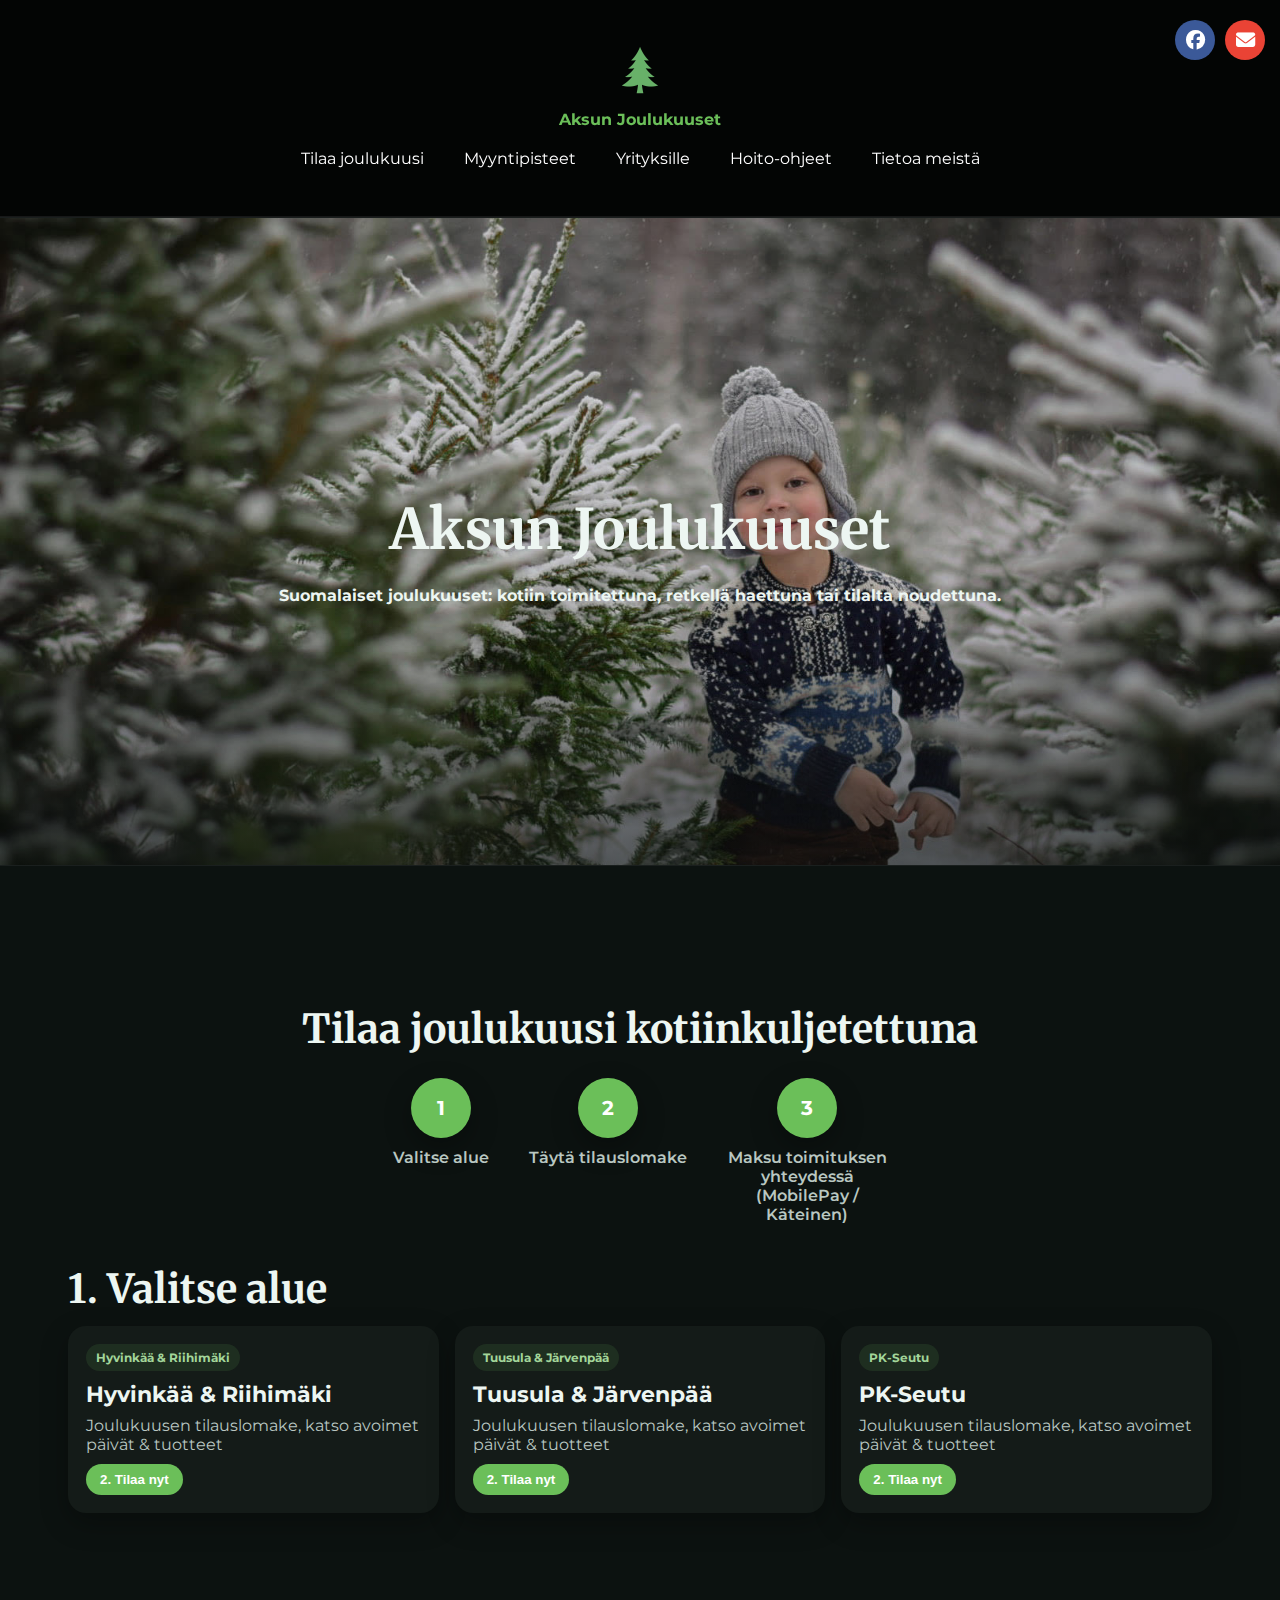
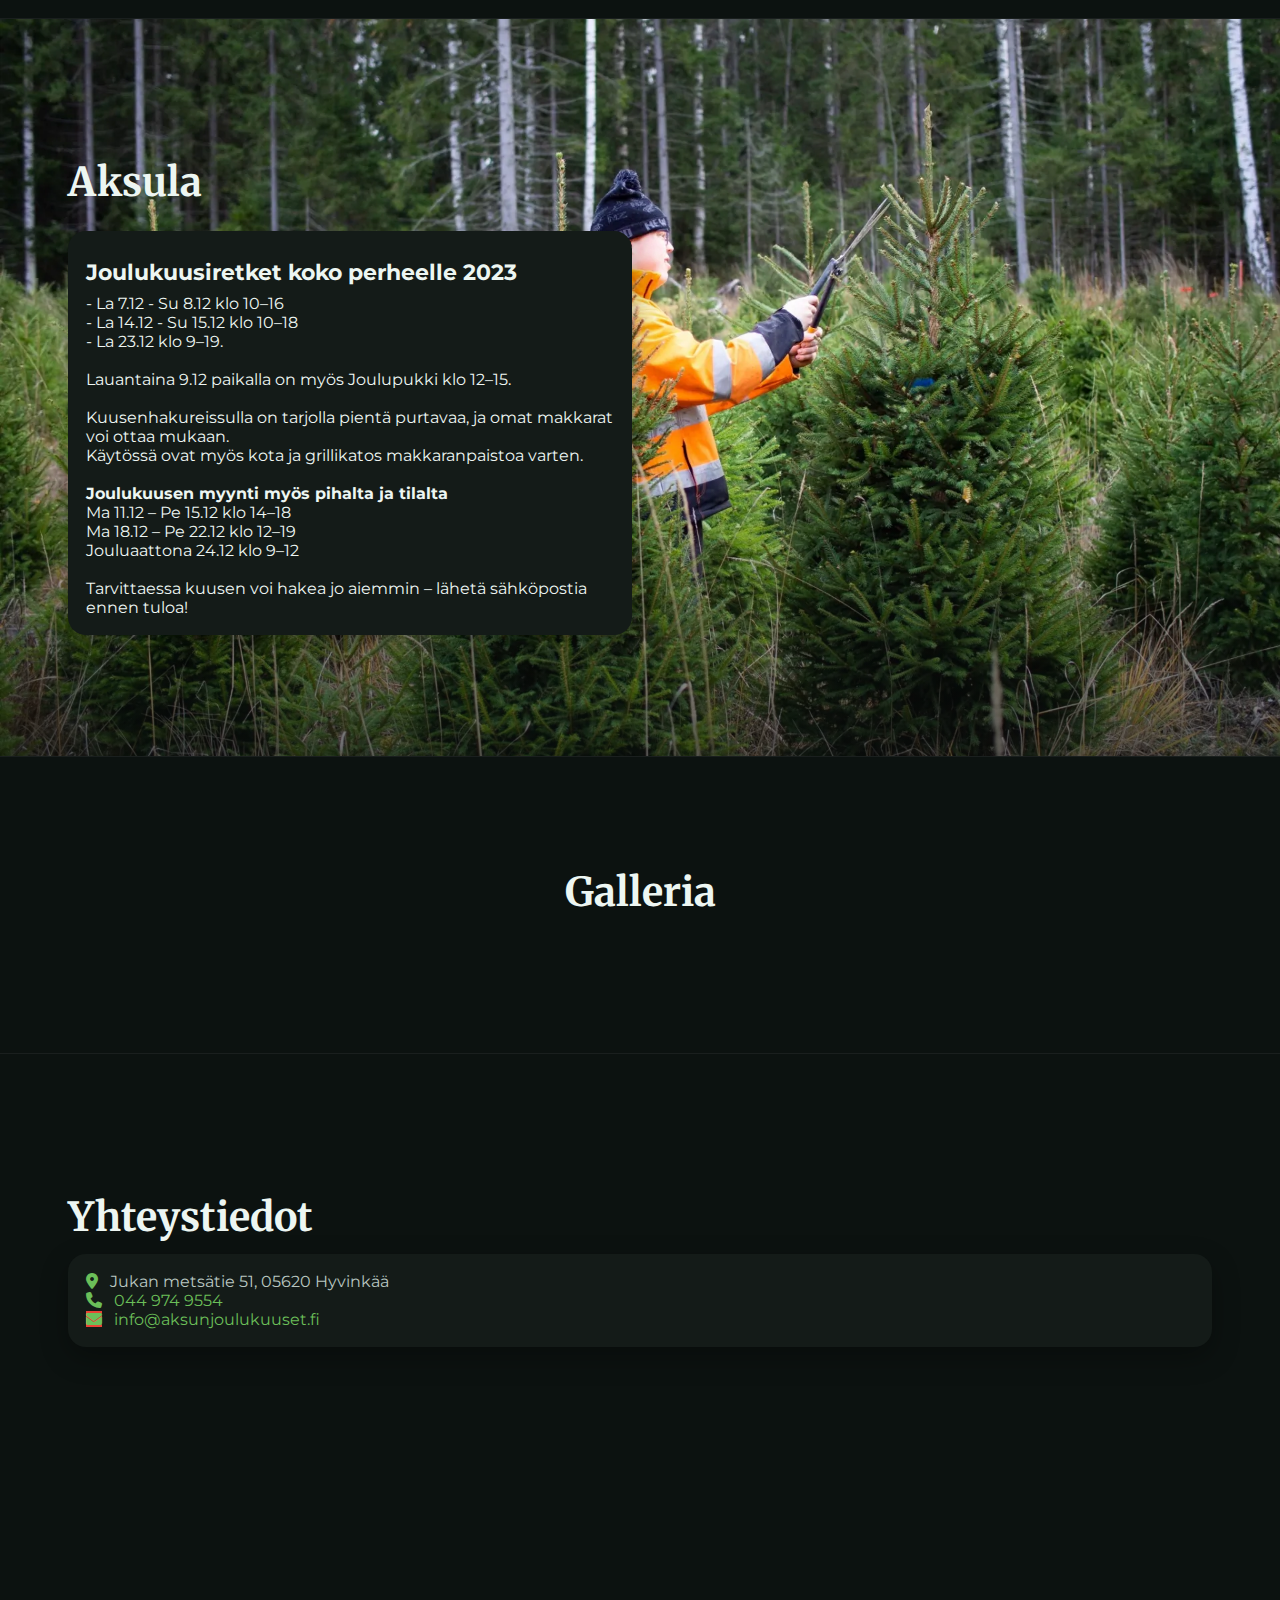
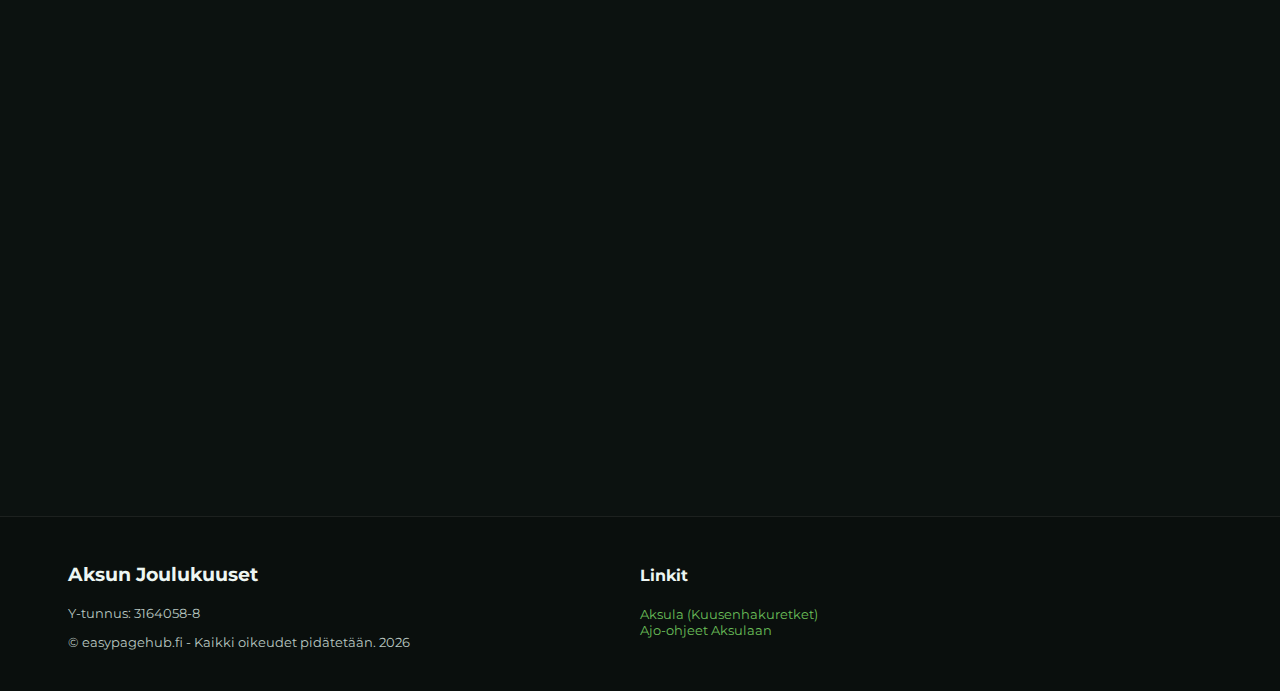
<file: aksu/aksunkuuset-alkuperänekopsu.html>
<!doctype html>
<html lang="fi">
<head>
  <meta charset="utf-8" />
  <meta name="viewport" content="width=device-width, initial-scale=1" />
  <title>Aksun Joulukuuset</title>
  <meta name="description" content="Suomessa itse kasvatettuja joulukuusia toimitettuna" />
  <link href="https://fonts.googleapis.com/css2?family=Montserrat:wght@400;600;700&family=Merriweather:wght@300;700&display=swap" rel="stylesheet">
  <link rel="stylesheet" href="https://cdnjs.cloudflare.com/ajax/libs/font-awesome/6.4.0/css/all.min.css">
  <link rel="icon" type="image/png" href="logo.png">
  <style>
    :root{
      --bg:#0c1210;
      --surface:#141b18;
      --surface-2:#1a2520;
      --text:#edf6f2;
      --muted:#b9c7c1;
      --accent:#6bbf59;
      --accent-2:#a3d69a;
      --radius:18px;
      --shadow:0 10px 28px rgba(0,0,0,.3);
      --maxw:1200px;
    }
    *{box-sizing:border-box}
    body{margin:0;font-family:Montserrat,sans-serif;background:var(--bg);color:var(--text)}
    img{max-width:100%;display:block}
    a{color:var(--accent);text-decoration:none}
    a:hover{text-decoration:underline}
    .wrapper {
      max-width: var(--maxw);
      margin: auto;
      padding: clamp(16px,3vw,28px);
      /*background-image: url("1.webp");*/
      background-size: cover;     /* kuva peittää koko taustan */
      background-position: center; /* keskitys */
    }

/* HEADER */
header {
  position:sticky;
  top:0;
  z-index: 1200; /* nostettu yli social-bannerin */
  background:rgba(0, 0, 0, 0.7);
  backdrop-filter:blur(1px);
  border-bottom:1px solid rgba(255,255,255,.08);
  text-align:center;  /* keskitys */
  padding:10px 0;
}
.nav-bar{
  display:flex;
  flex-direction:column;   /* logo ja nav eri riveille */
  align-items:center;
  gap:10px;
}
.logo-area{
  display:flex;
  flex-direction:column;
  align-items:center;
  font-weight:700;
  gap:8px;
}
.logo-img {
  width: 64px;
  height: auto;
  border-radius: 10%; /* jos haluat pyöreän logon */
}
.nav-links{
  display:flex;
  gap:12px;
  flex-wrap:wrap;
  justify-content:center;
}
.nav-links a{padding:10px 14px;border-radius:999px; color: #fff;}
.nav-links a:hover{background:rgba(255,255,255,.06);color: var(--accent-2); /* Halutessasi eri väri hoverissa */}

.menu-toggle {
  display: none;
  position: absolute;
  top: 16px;
  left:16px; /* siirretty vasempaan kulmaan */
  padding: 8px;
  border: 1px solid rgba(255,255,255,.15);
  border-radius: 12px;
  background: transparent;
  z-index: 1300; /* nappi varmasti ikonien päällä */
}
.menu-toggle span{display:block;width:24px;height:2px;background:var(--text);margin:5px 0}

@media (max-width:900px){
  .nav-links{display:none}
  .menu-toggle{display:block}
  .nav-links.open{
    display:flex;
    flex-direction:column;
    gap:6px;
    background:var(--surface);
    padding:14px;
    border-radius:16px;
    position:absolute;
    top:70px;left:16px;right:16px;
  }
}

/* HERO */
.intro {
  position: relative;
  min-height: 72vh;
  display: grid;
  place-items: center;
  text-align: center;
  overflow: hidden;
}

.intro::before {
  content: "";
  position: absolute;
  inset: 0;
  background: url("tausta.png") center/cover no-repeat;
  filter: brightness(0.9);   /* himmennys, säädä arvoa esim. 0.4–0.7 */
  z-index: -2;
}

.intro::after {
  content: "";
  position: absolute;
  inset: 0;
  background: linear-gradient(to top, rgba(12,18,16,.6), transparent 40%);
  z-index: -1;
}

.intro h1 {
  font-family: Merriweather, serif;
  font-size: clamp(32px, 5vw, 56px);
  margin-bottom: 12px;
}

.intro p {
  max-width: 800px;
  margin: 0 auto 24px;
  color: var(--muted);
}

/* PALVELUT - taustakuva */
#yritys {
  position: relative;
  overflow: hidden;
}

#yritys::before {
  content: "";
  position: absolute;
  inset: 0;
  background: #b9c7c1 center/cover no-repeat;
  filter: brightness(0.5); /* himmennys kuten herossa */
  z-index: -2;
}

#yritys::after {
  content: "";
  position: absolute;
  inset: 0;
  background: linear-gradient(to top, rgba(12,18,16,.6), transparent 40%);
  z-index: -1;
}

#yritys .wrapper {
  position: relative;
  z-index: 1; /* sisältö pysyy taustan päällä */
}

/* Yritys - taustakuva */
#yritys {
  position: relative;
  overflow: hidden;
}

#yritys::before {
  content: "";
  position: absolute;
  inset: 0;
  background: url("2.webp") center/cover no-repeat;
  filter: brightness(1); /* himmennys kuten herossa */
  z-index: -2;
}

#yritys::after {
  content: "";
  position: absolute;
  inset: 0;
  background: linear-gradient(to top, rgba(12,18,16,.6), transparent 40%);
  z-index: -1;
}

#yritys .wrapper {
  position: relative;
  z-index: 1; /* sisältö pysyy taustan päällä */
}

#yhteys i {
  color: var(--accent);
  margin-right: 8px;
}


    /* SECTIONS */
    section{padding:clamp(36px,6vw,80px) 0;border-top:1px solid rgba(255,255,255,.06)}
    h2{font-family:Merriweather,serif;font-size:clamp(26px,3.4vw,40px);margin-bottom:12px}
    .lead{color:var(--muted);margin-bottom:24px;max-width:900px}

    /* GRID */
    .grid{display:grid;gap:16px}
    .grid.cols-3{grid-template-columns:repeat(3,1fr)}
    .grid.cols-2{grid-template-columns:repeat(2,1fr)}
    @media (max-width:900px){.grid.cols-3,.grid.cols-2{grid-template-columns:1fr}}

    .box{background:var(--surface);border-radius:var(--radius);padding:18px;box-shadow:var(--shadow)}
    .tag{display:inline-block;padding:6px 10px;border-radius:999px;background:rgba(107,191,89,.12);color:var(--accent-2);font-size:12px;font-weight:700}
    .box h3{margin:10px 0 8px;font-size:22px}
    .box p{color:var(--muted);margin:0}

    /* FOOTER */
    footer{background:#0a0f0d;border-top:1px solid rgba(255,255,255,.08)}
    .foot{display:grid;grid-template-columns:2fr 1fr 1fr;gap:20px}
    @media(max-width:900px){.foot{grid-template-columns:1fr}}
    .small{font-size:13px;color:var(--muted)}

    /* some ikonit */
    .social-banner {
        position: fixed;
        top: 20px;
        right: 15px;
        display: flex;
        flex-wrap: wrap;
        gap: 10px;
        z-index: 1000;
      }
      .social-banner a {
        text-decoration: none;
        display: inline-block;
        width: 40px;
        height: 40px;
        border-radius: 50%;
        line-height: 40px;
        font-size: 1.2em;
        text-align: center;
        color: white;
      }
      .fa-facebook { background: #3B5998; }
      .fa-whatsapp { background: #25D366; }
      .fa-envelope { background: #EA4335; }
      .fab:hover, .fas:hover { opacity: 0.7; }

    /* Tilauslomakkeet */
    .order-form {
      display: none;
      margin-top: 12px;
      padding: 12px;
      background: var(--surface-2);
      border-radius: var(--radius);
    }
    .toggle-form {
      margin-top: 10px;
      padding: 8px 14px;
      border: none;
      background: var(--accent);
      color: #fff;
      border-radius: 999px;
      cursor: pointer;
      font-weight: 600;
    }
    .toggle-form:hover {
      background: var(--accent-2);
    }
.main-title {
  text-align: center;
  margin-bottom: 24px;
}

.steps {
  display: flex;
  justify-content: center;
  gap: 40px;
  margin-bottom: 40px;
  flex-wrap: wrap;
}

.step {
  text-align: center;
  max-width: 160px;
}

.circle {
  width: 60px;
  height: 60px;
  border-radius: 50%;
  background: var(--accent);
  color: #fff;
  display: flex;
  align-items: center;
  justify-content: center;
  font-weight: 700;
  font-size: 20px;
  margin: 0 auto 10px;
  box-shadow: var(--shadow);
}
.step p {
  margin: 0;
  color: var(--muted);
  font-weight: 600;
}
.video-container {
  position: relative;
  padding-bottom: 56.25%; /* 16:9 kuvasuhde */
  height: 0;
  overflow: hidden;
}

.video-container iframe {
  position: absolute;
  top:0;
  left:0;
  width:100%;
  height:100%;
}
.carousel {
  position: relative;
  width: 100%;
  max-width: 800px;
  margin: auto;
  overflow: hidden;
  border-radius: var(--radius);
  box-shadow: var(--shadow);
}
.carousel img {
  width: 100%;
  height: auto;
  display: block;
  transition: opacity 1s ease-in-out;
}
    /* KARUSELLI */
    #cards-container {
      position: relative;
      width: 100%;
      max-width: 900px;
      margin: 30px auto;
      overflow: hidden;
      border-radius: 20px;
    }
    #cards-wrapper {
      display: flex;
      gap: 20px;
      transition: transform 0.5s ease;
      cursor: grab;
    }
    #cards-wrapper:active { cursor: grabbing; }

    .slide-wrapper {
      display: flex;
      flex-direction: column;
      align-items: center;
      text-align: center;
    }

    .slide-wrapper .card-name {
      margin-top: 10px;
      font-size: 1em;
      color: white;
      font-weight: bold;
    }

    .slide-wrapper img {
      width: 300px;
      height: auto;
      border-radius: 20px;
      object-fit: contain;
      margin: 0 30px;
      cursor: pointer;
      transition: transform 0.3s;
    }
    .slide-wrapper img:hover {
      transform: scale(1.05);
    }

    /* NUOLINAPIT */
    .carousel-btn {
      position: absolute;
      top: 50%;
      transform: translateY(-50%);
      background: rgba(0,0,0,0.5);
      border: none;
      color: white;
      font-size: 2rem;
      padding: 10px;
      cursor: pointer;
      border-radius: 50%;
      z-index: 10;
    }
    .carousel-btn:hover { background: rgba(0,0,0,0.7); }
    #prevBtn { left: 10px; }
    #nextBtn { right: 10px; }

  </style>
</head>
<body>
<!-- HEADER -->
<header>
    <div class="social-banner">
      <a href="https://www.facebook.com/Aksunjoulukuuset" target="_blank" class="fab fa-facebook"></a>
      <a href="mailto:info@aksunjoulukuuset.fi" target="_blank" class="fas fa-envelope"></a>
    </div>
  <div class="wrapper nav-bar">
    <div class="logo-area">
      <img src="logo.png" alt="Aksun Joulukuuset logo" class="logo-img">
      <a href="#">Aksun Joulukuuset</a>
    </div>
    <nav class="nav-links">
      <a href="aksunkuuset.html">Tilaa joulukuusi</a>
      <a href="myyntipisteet.html">Myyntipisteet</a>
      <a href="yrityksille.html">Yrityksille</a>
      <a href="hoito-ohjeet.html">Hoito-ohjeet</a>
      <a href="yrityksesta.html">Tietoa meistä</a>
    </nav>
  <button class="menu-toggle" aria-label="Valikko">
    <span></span>
    <span></span>
    <span></span>
  </button>
  </div>
</header>

<!-- HERO -->
<section class="intro" id="etusivu">
  <div class="wrapper">
    <h1>Aksun Joulukuuset</h1>
    <h4>Suomalaiset joulukuuset: kotiin toimitettuna, retkellä haettuna tai tilalta noudettuna.</h4>
  </div>
</section>

<!-- PALVELUT -->
<section id="palvelut">
  <div class="wrapper">

    <!-- UUSI OTSIKKO JA VAIHEET -->
    <h2 class="main-title">Tilaa joulukuusi kotiinkuljetettuna</h2>
    <p id="promo-text" style="color: #6bbf59; font-weight: 600; margin-bottom: 20px; text-align: center;"></p>
    <div class="steps">
      <div class="step">
        <div class="circle">1</div>
        <p>Valitse alue</p>
      </div>
      <div class="step">
        <div class="circle">2</div>
        <p>Täytä tilauslomake</p>
      </div>
      <div class="step">
        <div class="circle">3</div>
        <p>Maksu toimituksen yhteydessä (MobilePay / Käteinen)</p>
      </div>
    </div>

    <h2>1. Valitse alue</h2>
    <div class="grid cols-3">
      <!---->
      <!-- Hyvinkää -->
      <div class="box">
        <span class="tag">Hyvinkää & Riihimäki</span>
        <h3>Hyvinkää & Riihimäki</h3>
        <p>Joulukuusen tilauslomake, katso avoimet päivät & tuotteet</p>
        <button class="toggle-form" data-target="form1">2. Tilaa nyt</button>
        <form id="form1" class="order-form">
          <label>Nimi:<br><input type="text" name="name" required></label><br>
          <label>Toimitusosoite:<br><input type="text" name="address" required></label><br>
          <label>Puhelinnumero:<br><input type="tel" name="phone" required></label><br>
          <label>Sähköposti:<br><input type="email" name="email" required></label><br>
          <label>Kuusen koko:<br>
            <select name="size" id="sizeSelect1" required></select>
          </label><br>
          <label>Toimituspäivä:<br>
            <select name="deliveryDate" id="dateSelect1" required></select>
          </label><br>
          <button type="submit">Lähetä</button>
        </form>
      </div>

      <!-- Tuusula -->
      <div class="box">
        <span class="tag">Tuusula & Järvenpää</span>
        <h3>Tuusula & Järvenpää</h3>
        <p>Joulukuusen tilauslomake, katso avoimet päivät & tuotteet</p>
        <button class="toggle-form" data-target="form2">2. Tilaa nyt</button>
        <form id="form2" class="order-form">
          <label>Nimi:<br><input type="text" name="name" required></label><br>
          <label>Toimitusosoite:<br><input type="text" name="address" required></label><br>
          <label>Puhelinnumero:<br><input type="tel" name="phone" required></label><br>
          <label>Sähköposti:<br><input type="email" name="email" required></label><br>
          <label>Kuusen koko:<br>
            <select name="size" id="sizeSelect1" required></select>
          </label><br>
          <label>Toimituspäivä:<br>
            <select name="deliveryDate" id="dateSelect1" required></select>
          </label><br>
          <button type="submit">Lähetä</button>
        </form>
      </div>

      <!-- PK-Seutu -->
      <div class="box">
        <span class="tag">PK-Seutu</span>
        <h3>PK-Seutu</h3>
        <p>Joulukuusen tilauslomake, katso avoimet päivät & tuotteet</p>
        <button class="toggle-form" data-target="form3">2. Tilaa nyt</button>
        <form id="form3" class="order-form">
          <label>Nimi:<br><input type="text" name="name" required></label><br>
          <label>Toimitusosoite:<br><input type="text" name="address" required></label><br>
          <label>Puhelinnumero:<br><input type="tel" name="phone" required></label><br>
          <label>Sähköposti:<br><input type="email" name="email" required></label><br>
          <label>Kuusen koko:<br>
            <select name="size" id="sizeSelect1" required></select>
          </label><br>
          <label>Toimituspäivä:<br>
            <select name="deliveryDate" id="dateSelect1" required></select>
          </label><br>
          <button type="submit">Lähetä</button>
      </div>

    </div>
  </div>
</section>

  <!-- YRITYS -->
  <section id="yritys">
    <div class="wrapper grid cols-2">
      <div>
        <h2>Aksula</h2>
        <p class="lead">
          <div class="box">
            <h3>Joulukuusiretket koko perheelle 2023</h3>
            - La 7.12 - Su 8.12 klo 10–16<br> 
            - La 14.12 - Su 15.12 klo 10–18 <br>
            - La 23.12 klo 9–19.<br><br>

            Lauantaina 9.12 paikalla on myös Joulupukki klo 12–15.<br><br>

            Kuusenhakureissulla on tarjolla pientä purtavaa, ja omat makkarat voi ottaa mukaan.<br>
            Käytössä ovat myös kota ja grillikatos makkaranpaistoa varten.<br><br>

            <strong>Joulukuusen myynti myös pihalta ja tilalta</strong><br>
            Ma 11.12 – Pe 15.12 klo 14–18<br>
            Ma 18.12 – Pe 22.12 klo 12–19<br>
            Jouluaattona 24.12 klo 9–12<br><br>

            Tarvittaessa kuusen voi hakea jo aiemmin – lähetä sähköpostia ennen tuloa!
          </div>
        </p>
      </div>
      <!--div><img src="2.webp" alt="Yrityksen kuva"></div-->
    </div>
  </section>

<section id="tarjonta" class="section">
  <h2 class="main-title">Galleria</h2>
  <div id="cards-container">
    <button id="prevBtn" class="carousel-btn"><i class="fas fa-chevron-left"></i></button>
    <div id="cards-wrapper"></div>
    <button id="nextBtn" class="carousel-btn"><i class="fas fa-chevron-right"></i></button>
  </div>
</section>


<!-- YHTEYSTIEDOT -->
<section id="yhteys">
  <div class="wrapper">
    <h2>Yhteystiedot</h2>
    <div class="box">
      <p>
        <i class="fas fa-map-marker-alt"></i> Jukan metsätie 51, 05620 Hyvinkää<br>
        <i class="fas fa-phone"></i> <a href="tel:0449749554">044 974 9554</a><br>
        <i class="fas fa-envelope"></i> <a href="mailto:info@aksunjoulukuuset.fi">info@aksunjoulukuuset.fi</a>
      </p>
    </div>
    <!-- YouTube-video upotettuna alaosaan -->
    <div class="video-container" style="margin-top:20px;">
      <iframe width="100%" height="315" src="https://www.youtube.com/embed/Ts2IriqFERo" 
              title="YouTube video" frameborder="0" 
              allow="accelerometer; autoplay; clipboard-write; encrypted-media; gyroscope; picture-in-picture" 
              allowfullscreen>
      </iframe>
    </div>
  </div>
</section>

  <!-- FOOTER -->
  <footer>
    <div class="wrapper foot">
      <div>
        <h3>Aksun Joulukuuset</h3>
        <p class="small">Y-tunnus: 3164058-8</p>
        <p class="small">© easypagehub.fi - Kaikki oikeudet pidätetään. <span id="year"></span></p>
      </div>
      <div>
        <h4>Linkit</h4>
        <p class="small"><a href="https://www.aksula.fi/tietoa-meista/">Aksula (Kuusenhakuretket)</a><br><a href="https://www.aksula.fi/ajo-ohjeet/">Ajo-ohjeet Aksulaan</a></p>
      </div>
    </div>
  </footer>

  <script>
// Päivitä footerin vuosi
document.getElementById('year').textContent = new Date().getFullYear();

// Lomakkeiden näyttö/piilotus
document.querySelectorAll('.toggle-form').forEach(btn => {
  btn.addEventListener('click', () => {
    const form = document.getElementById(btn.dataset.target);
    form.style.display = (form.style.display === 'block') ? 'none' : 'block';
  });
});

// JSON-tiedostojen URLit
const sizesUrl = "https://raw.githubusercontent.com/easypagehub-test-web/aksu-test/refs/heads/main/sizes.json";
const datesUrl = "https://raw.githubusercontent.com/easypagehub-test-web/aksu-test/refs/heads/main/dates.json";

// Lomakkeiden select-elementtien täyttö
async function populateSelects() {
  try {
    const sizesResponse = await fetch(sizesUrl);
    const sizes = await sizesResponse.json();

    const datesResponse = await fetch(datesUrl);
    const dates = await datesResponse.json();

    document.querySelectorAll('.order-form').forEach((form, index) => {
      // Luo uniikit id:t
      const sizeSelect = form.querySelector('select[name="size"]');
      const dateSelect = form.querySelector('select[name="deliveryDate"]');

      // Tyhjennä vanhat vaihtoehdot
      sizeSelect.innerHTML = "";
      dateSelect.innerHTML = "";

      // Lisää vaihtoehdot
      sizes.forEach(size => {
        const option = document.createElement("option");
        option.value = size;
        option.textContent = size;
        sizeSelect.appendChild(option);
      });

      dates.forEach(date => {
        const option = document.createElement("option");
        option.value = date;
        option.textContent = date;
        dateSelect.appendChild(option);
      });
    });

  } catch (e) {
    console.error("JSON loading error:", e);
  }
}

// Kutsu selectien täyttöfunktiota
populateSelects();

// EmailJS-lähetys kaikille lomakkeille
document.querySelectorAll(".order-form").forEach(form => {
  form.addEventListener("submit", function(e){
    e.preventDefault();
    emailjs.sendForm('service_f7hkwne', 'template_ggah22j', this)
      .then(() => alert("Tilaus lähetetty!"))
      .catch(err => alert("Virhe: " + err.text));
    form.reset();
  });
});
// Menu toggle
const toggle = document.querySelector('.menu-toggle');
const nav = document.querySelector('.nav-links');
toggle.addEventListener('click', () => nav.classList.toggle('open'));

</script>
<script>
// Karuselli
const container = document.getElementById("cards-container");
let currentIndex = 0;
let slides = [];
let wrapper = document.createElement("div");
wrapper.style.display = "flex";            
wrapper.style.transition = "transform 0.5s ease"; 
wrapper.style.width = "max-content";       
wrapper.style.alignItems = "center";
container.appendChild(wrapper);

let autoPlayInterval;
const autoPlayDelay = 1500;

// Funktio karusellin päivittämiseen
function updateCarousel() {
  if (slides.length === 0) return;
  const slideWidth = slides[0].offsetWidth + 60;
  const containerWidth = container.offsetWidth;
  const offset = -currentIndex * slideWidth + containerWidth / 2 - slideWidth / 2;
  wrapper.style.transform = `translateX(${offset}px)`;
}

// Käynnistä automaattipyöritys
function startAutoPlay() {
  stopAutoPlay();
  autoPlayInterval = setInterval(() => {
    currentIndex = (currentIndex + 1) % slides.length;
    updateCarousel();
  }, autoPlayDelay);
}
function stopAutoPlay() {
  clearInterval(autoPlayInterval);
}

const prevBtn = document.getElementById("prevBtn");
const nextBtn = document.getElementById("nextBtn");

// Napit
prevBtn.onclick = () => {
  currentIndex = (currentIndex - 1 + slides.length) % slides.length;
  updateCarousel();
  startAutoPlay();
};
nextBtn.onclick = () => {
  currentIndex = (currentIndex + 1) % slides.length;
  updateCarousel();
  startAutoPlay();
};

// Swipe / raahaus logiikka
let startX = 0;
let isDragging = false;

container.addEventListener("mousedown", e => {
  startX = e.clientX;
  isDragging = true;
  stopAutoPlay();
});
container.addEventListener("mouseup", e => {
  if (!isDragging) return;
  let endX = e.clientX;
  if (endX < startX - 50) {
    currentIndex = (currentIndex + 1) % slides.length;
  } else if (endX > startX + 50) {
    currentIndex = (currentIndex - 1 + slides.length) % slides.length;
  }
  updateCarousel();
  startAutoPlay();
  isDragging = false;
});
container.addEventListener("mouseleave", () => { isDragging = false; });

// Mobiili swipe
container.addEventListener("touchstart", e => {
  startX = e.touches[0].clientX;
  stopAutoPlay();
});
container.addEventListener("touchend", e => {
  let endX = e.changedTouches[0].clientX;
  if (endX < startX - 50) {
    currentIndex = (currentIndex + 1) % slides.length;
  } else if (endX > startX + 50) {
    currentIndex = (currentIndex - 1 + slides.length) % slides.length;
  }
  updateCarousel();
  startAutoPlay();
});

// Lataa kuvat galleria.jsonista
const galleryJsonUrl = "https://raw.githubusercontent.com/easypagehub-test-web/aksu-test/refs/heads/main/galleria.json";
const galleryBaseUrl = "https://raw.githubusercontent.com/easypagehub-test-web/aksu-test/refs/heads/main/";

fetch(galleryJsonUrl)
  .then(res => res.json())
  .then(files => {
    files.forEach(fileName => {
      const slideWrapper = document.createElement("div");
      slideWrapper.classList.add("slide-wrapper");

      const img = document.createElement("img");
      img.src = galleryBaseUrl + fileName;
      img.alt = fileName;

      slideWrapper.appendChild(img);
      wrapper.appendChild(slideWrapper);
      slides.push(slideWrapper);
    });

    if (slides.length > 0) {
      updateCarousel();
      startAutoPlay();
    }
  })
  .catch(err => console.error("Virhe JSONin haussa:", err));

// Lataa promo-teksti GitHubista
const promoUrl = "https://raw.githubusercontent.com/easypagehub-test-web/aksu-test/refs/heads/main/promo.json";

fetch(promoUrl)
  .then(res => res.json())
  .then(data => {
    document.getElementById("promo-text").textContent = data.promoText;
  })
  .catch(err => console.error("Promo JSON error:", err));

</script>

</body>
</html>
</file>
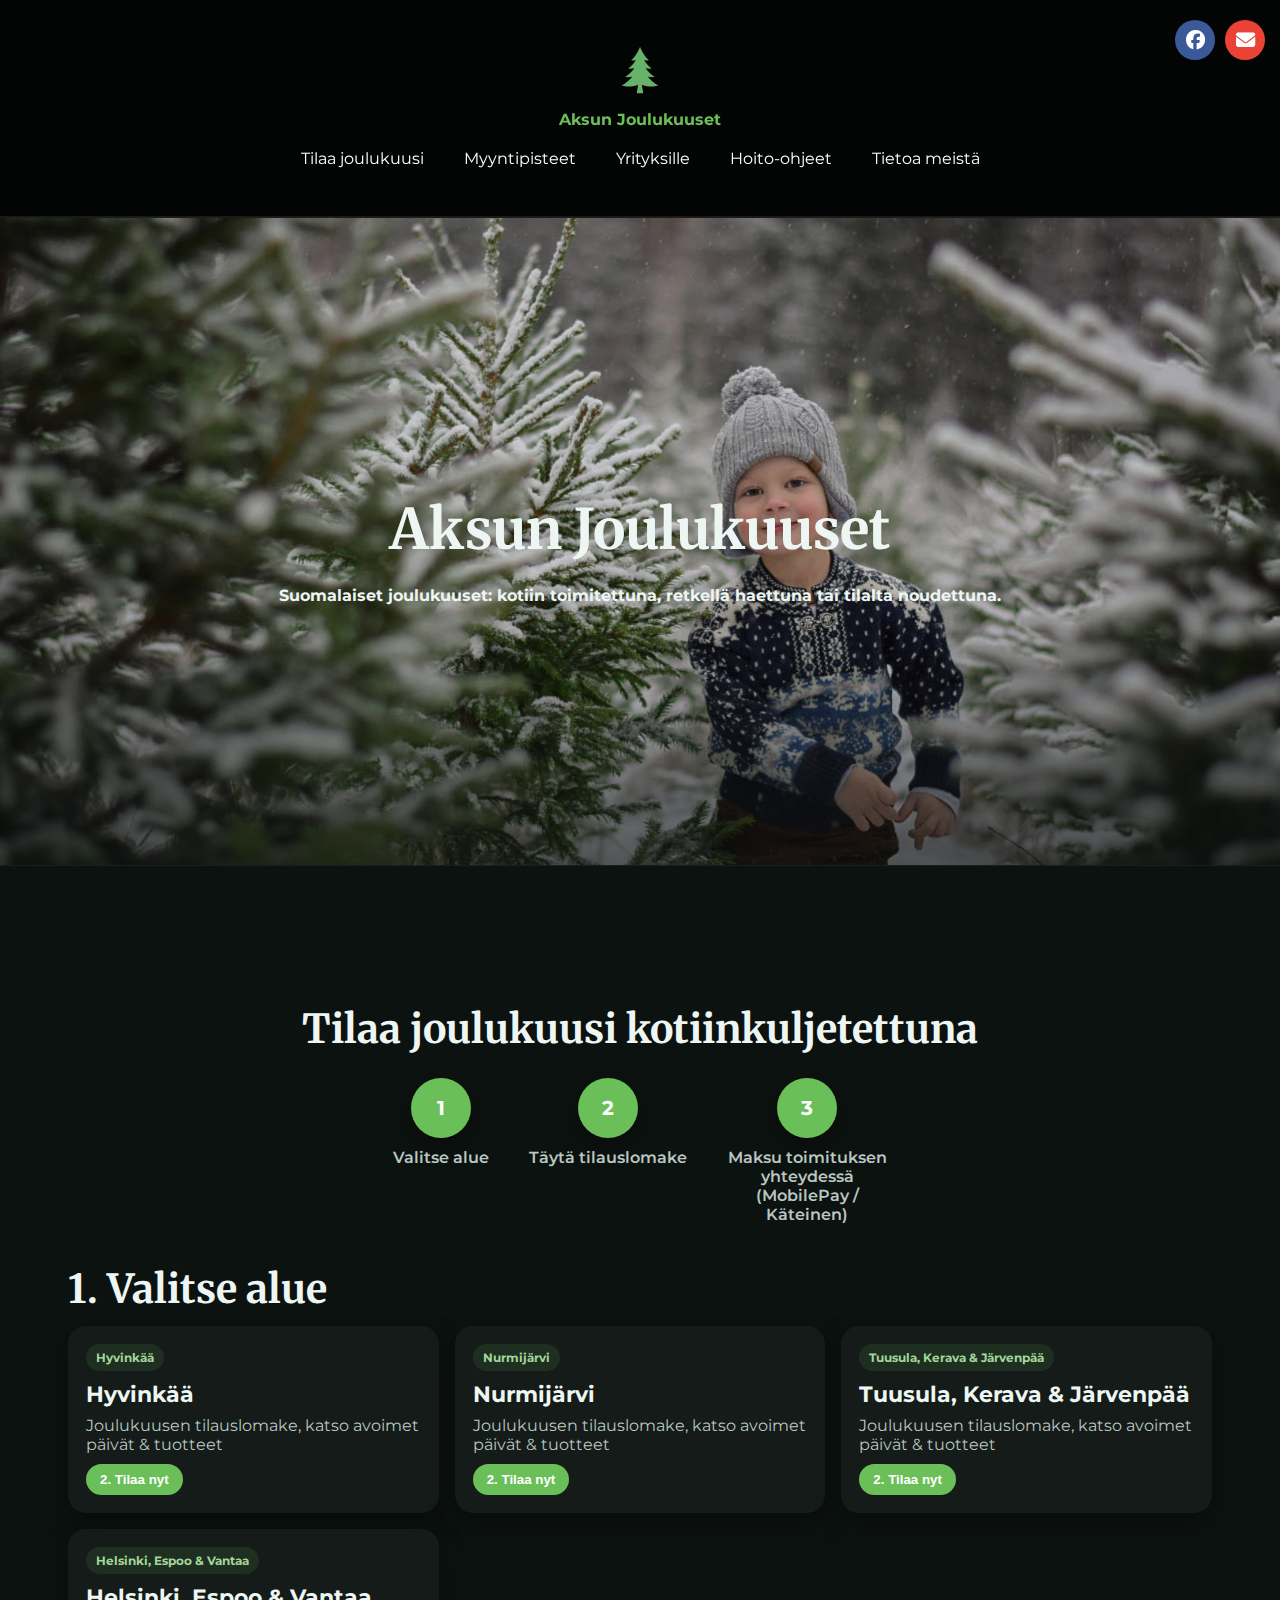
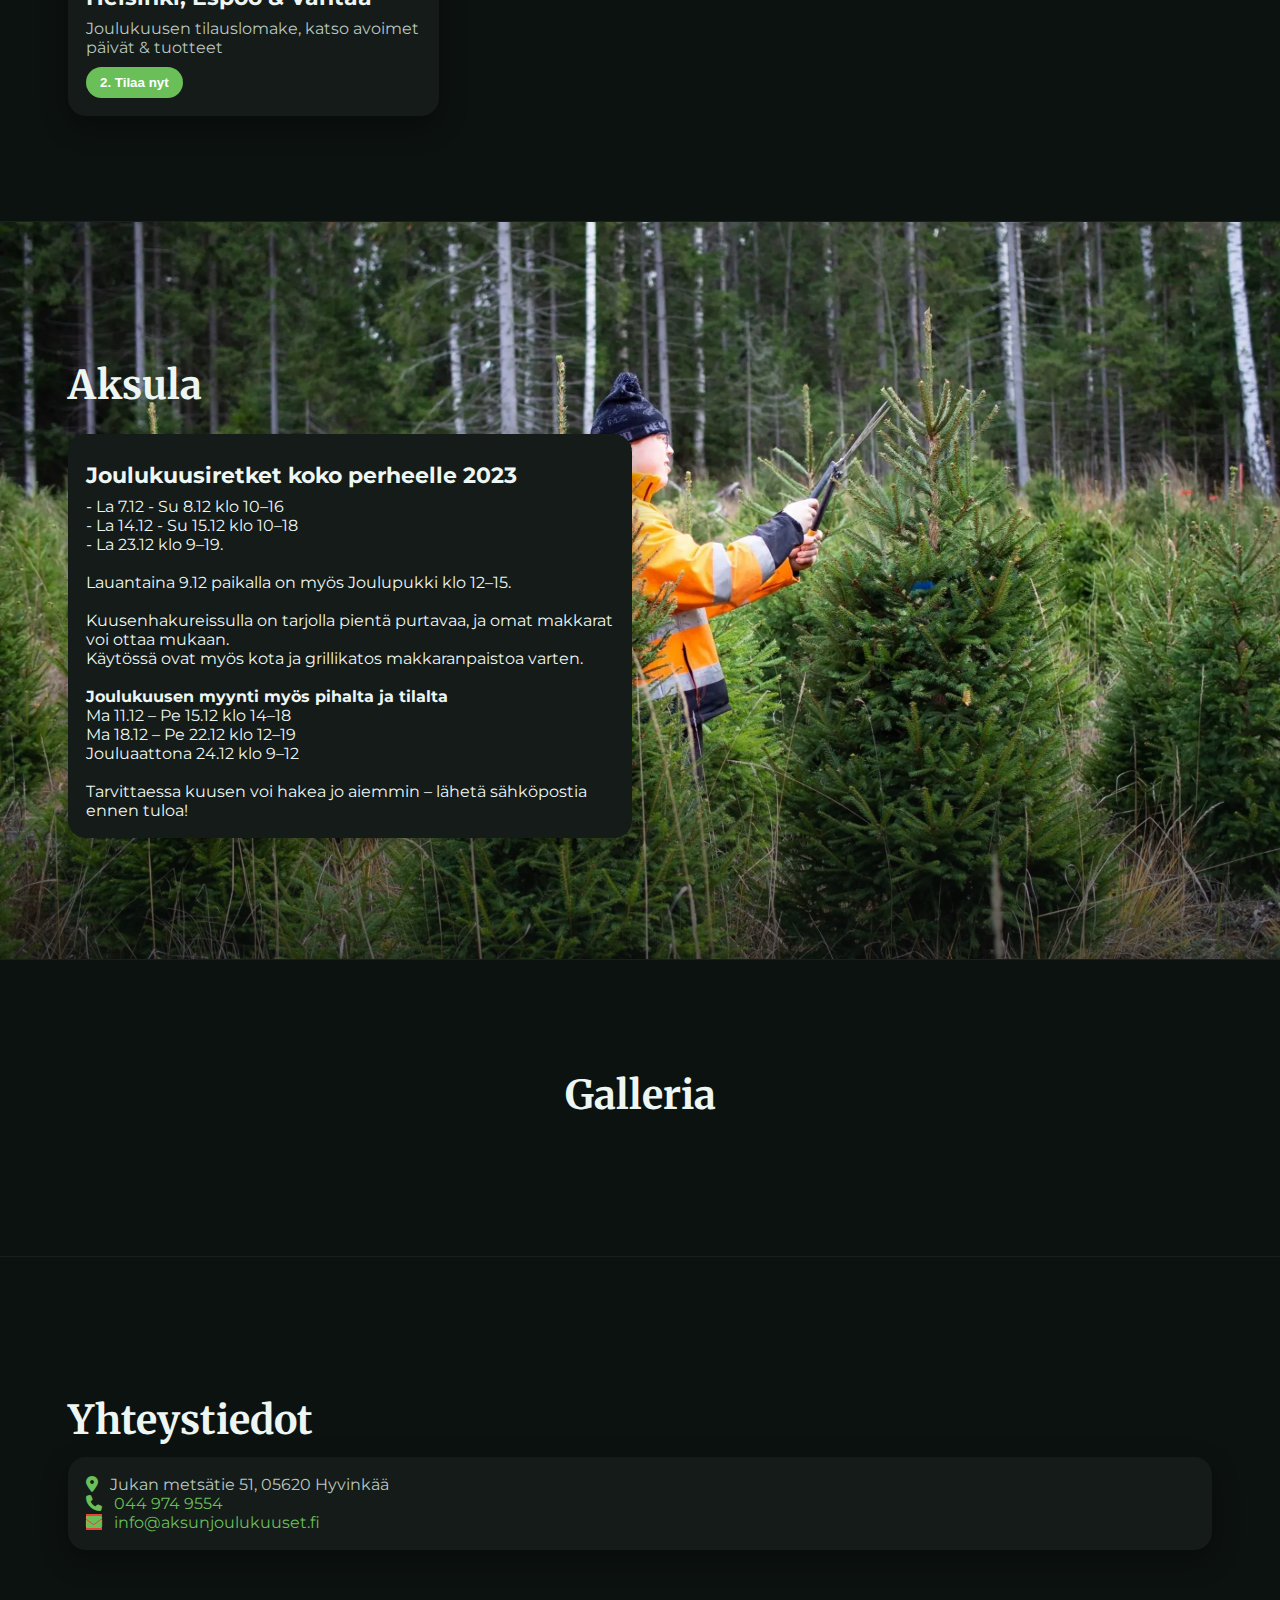
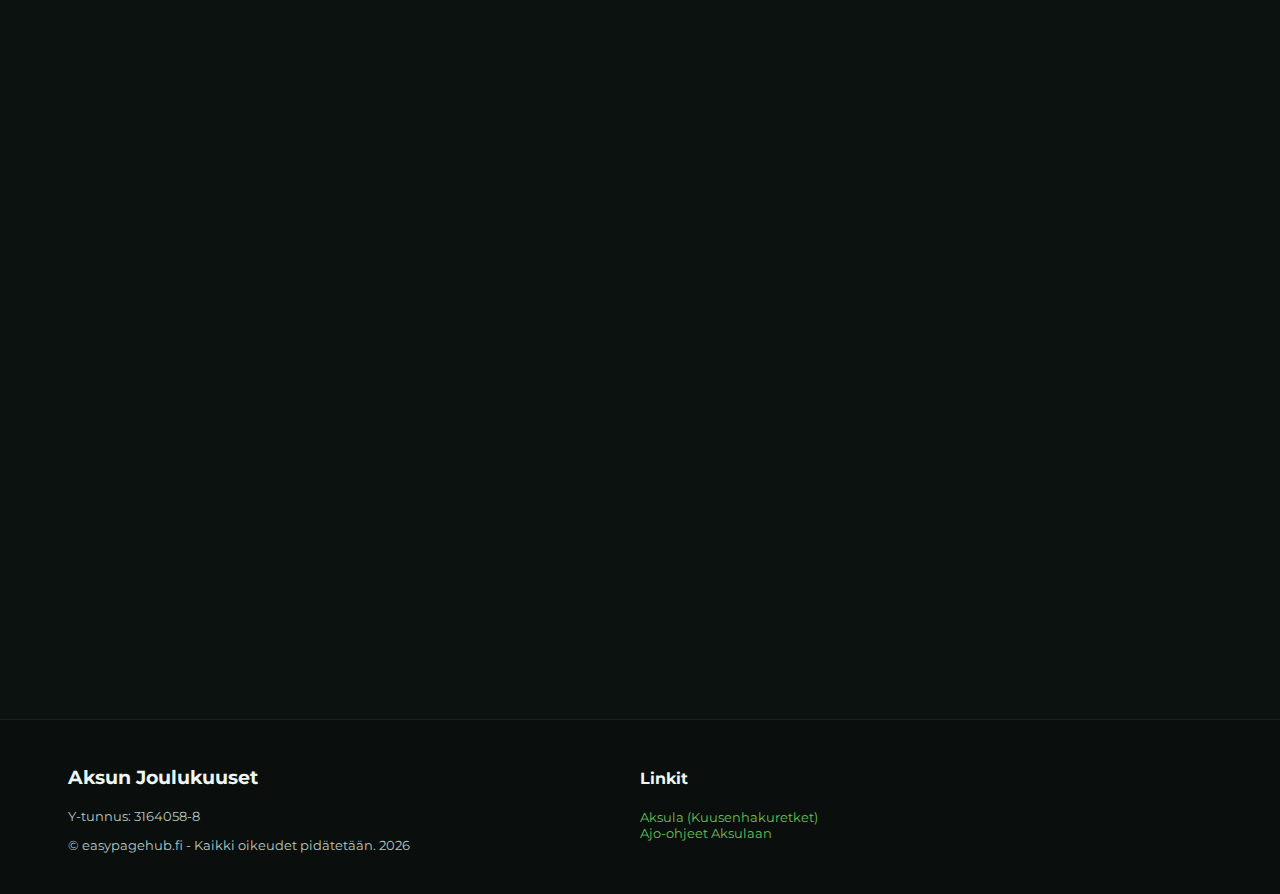
<file: aksu/aksunkuuset.html>
<!doctype html>
<html lang="fi">
<head>
  <meta charset="utf-8" />
  <meta name="viewport" content="width=device-width, initial-scale=1" />
  <title>Aksun Joulukuuset</title>
  <meta name="description" content="Suomessa itse kasvatettuja joulukuusia toimitettuna" />
  <link href="https://fonts.googleapis.com/css2?family=Montserrat:wght@400;600;700&family=Merriweather:wght@300;700&display=swap" rel="stylesheet">
  <link rel="stylesheet" href="https://cdnjs.cloudflare.com/ajax/libs/font-awesome/6.4.0/css/all.min.css">
  <link rel="icon" type="image/png" href="logo.png">
  <style>
    :root{
      --bg:#0c1210;
      --surface:#141b18;
      --surface-2:#1a2520;
      --text:#edf6f2;
      --muted:#b9c7c1;
      --accent:#6bbf59;
      --accent-2:#a3d69a;
      --radius:18px;
      --shadow:0 10px 28px rgba(0,0,0,.3);
      --maxw:1200px;
    }
    *{box-sizing:border-box}
    body{margin:0;font-family:Montserrat,sans-serif;background:var(--bg);color:var(--text)}
    img{max-width:100%;display:block}
    a{color:var(--accent);text-decoration:none}
    a:hover{text-decoration:underline}
    .wrapper {
      max-width: var(--maxw);
      margin: auto;
      padding: clamp(16px,3vw,28px);
      /*background-image: url("1.webp");*/
      background-size: cover;     /* kuva peittää koko taustan */
      background-position: center; /* keskitys */
    }

/* HEADER */
header {
  position:sticky;
  top:0;
  z-index: 1200; /* nostettu yli social-bannerin */
  background:rgba(0, 0, 0, 0.7);
  backdrop-filter:blur(1px);
  border-bottom:1px solid rgba(255,255,255,.08);
  text-align:center;  /* keskitys */
  padding:10px 0;
}
.nav-bar{
  display:flex;
  flex-direction:column;   /* logo ja nav eri riveille */
  align-items:center;
  gap:10px;
}
.logo-area{
  display:flex;
  flex-direction:column;
  align-items:center;
  font-weight:700;
  gap:8px;
}
.logo-img {
  width: 64px;
  height: auto;
  border-radius: 10%; /* jos haluat pyöreän logon */
}
.nav-links{
  display:flex;
  gap:12px;
  flex-wrap:wrap;
  justify-content:center;
}
.nav-links a{padding:10px 14px;border-radius:999px; color: #fff;}
.nav-links a:hover{background:rgba(255,255,255,.06);color: var(--accent-2); /* Halutessasi eri väri hoverissa */}

.menu-toggle {
  display: none;
  position: absolute;
  top: 16px;
  left:16px; /* siirretty vasempaan kulmaan */
  padding: 8px;
  border: 1px solid rgba(255,255,255,.15);
  border-radius: 12px;
  background: transparent;
  z-index: 1300; /* nappi varmasti ikonien päällä */
}
.menu-toggle span{display:block;width:24px;height:2px;background:var(--text);margin:5px 0}

@media (max-width:900px){
  .nav-links{display:none}
  .menu-toggle{display:block}
  .nav-links.open{
    display:flex;
    flex-direction:column;
    gap:6px;
    background:var(--surface);
    padding:14px;
    border-radius:16px;
    position:absolute;
    top:70px;left:16px;right:16px;
  }
}

/* HERO */
.intro {
  position: relative;
  min-height: 72vh;
  display: grid;
  place-items: center;
  text-align: center;
  overflow: hidden;
}

.intro::before {
  content: "";
  position: absolute;
  inset: 0;
  background: url("tausta.png") center/cover no-repeat;
  filter: brightness(0.9);   /* himmennys, säädä arvoa esim. 0.4–0.7 */
  z-index: -2;
}

.intro::after {
  content: "";
  position: absolute;
  inset: 0;
  background: linear-gradient(to top, rgba(12,18,16,.6), transparent 40%);
  z-index: -1;
}

.intro h1 {
  font-family: Merriweather, serif;
  font-size: clamp(32px, 5vw, 56px);
  margin-bottom: 12px;
}

.intro p {
  max-width: 800px;
  margin: 0 auto 24px;
  color: var(--muted);
}

/* PALVELUT - taustakuva */
#yritys {
  position: relative;
  overflow: hidden;
}

#yritys::before {
  content: "";
  position: absolute;
  inset: 0;
  background: #b9c7c1 center/cover no-repeat;
  filter: brightness(0.5); /* himmennys kuten herossa */
  z-index: -2;
}

#yritys::after {
  content: "";
  position: absolute;
  inset: 0;
  background: linear-gradient(to top, rgba(12,18,16,.6), transparent 40%);
  z-index: -1;
}

#yritys .wrapper {
  position: relative;
  z-index: 1; /* sisältö pysyy taustan päällä */
}

/* Yritys - taustakuva */
#yritys {
  position: relative;
  overflow: hidden;
}

#yritys::before {
  content: "";
  position: absolute;
  inset: 0;
  background: url("2.webp") center/cover no-repeat;
  filter: brightness(1); /* himmennys kuten herossa */
  z-index: -2;
}

#yritys::after {
  content: "";
  position: absolute;
  inset: 0;
  background: linear-gradient(to top, rgba(12,18,16,.6), transparent 40%);
  z-index: -1;
}

#yritys .wrapper {
  position: relative;
  z-index: 1; /* sisältö pysyy taustan päällä */
}

#yhteys i {
  color: var(--accent);
  margin-right: 8px;
}


    /* SECTIONS */
    section{padding:clamp(36px,6vw,80px) 0;border-top:1px solid rgba(255,255,255,.06)}
    h2{font-family:Merriweather,serif;font-size:clamp(26px,3.4vw,40px);margin-bottom:12px}
    .lead{color:var(--muted);margin-bottom:24px;max-width:900px}

    /* GRID */
    .grid{display:grid;gap:16px}
    .grid.cols-3{grid-template-columns:repeat(3,1fr)}
    .grid.cols-2{grid-template-columns:repeat(2,1fr)}
    @media (max-width:900px){.grid.cols-3,.grid.cols-2{grid-template-columns:1fr}}

    .box{background:var(--surface);border-radius:var(--radius);padding:18px;box-shadow:var(--shadow)}
    .tag{display:inline-block;padding:6px 10px;border-radius:999px;background:rgba(107,191,89,.12);color:var(--accent-2);font-size:12px;font-weight:700}
    .box h3{margin:10px 0 8px;font-size:22px}
    .box p{color:var(--muted);margin:0}

    /* FOOTER */
    footer{background:#0a0f0d;border-top:1px solid rgba(255,255,255,.08)}
    .foot{display:grid;grid-template-columns:2fr 1fr 1fr;gap:20px}
    @media(max-width:900px){.foot{grid-template-columns:1fr}}
    .small{font-size:13px;color:var(--muted)}

    /* some ikonit */
    .social-banner {
        position: fixed;
        top: 20px;
        right: 15px;
        display: flex;
        flex-wrap: wrap;
        gap: 10px;
        z-index: 1000;
      }
      .social-banner a {
        text-decoration: none;
        display: inline-block;
        width: 40px;
        height: 40px;
        border-radius: 50%;
        line-height: 40px;
        font-size: 1.2em;
        text-align: center;
        color: white;
      }
      .fa-facebook { background: #3B5998; }
      .fa-whatsapp { background: #25D366; }
      .fa-envelope { background: #EA4335; }
      .fab:hover, .fas:hover { opacity: 0.7; }

    /* Tilauslomakkeet */
    .order-form {
      display: none;
      margin-top: 12px;
      padding: 12px;
      background: var(--surface-2);
      border-radius: var(--radius);
    }
    .toggle-form {
      margin-top: 10px;
      padding: 8px 14px;
      border: none;
      background: var(--accent);
      color: #fff;
      border-radius: 999px;
      cursor: pointer;
      font-weight: 600;
    }
    .toggle-form:hover {
      background: var(--accent-2);
    }
.main-title {
  text-align: center;
  margin-bottom: 24px;
}

.steps {
  display: flex;
  justify-content: center;
  gap: 40px;
  margin-bottom: 40px;
  flex-wrap: wrap;
}

.step {
  text-align: center;
  max-width: 160px;
}

.circle {
  width: 60px;
  height: 60px;
  border-radius: 50%;
  background: var(--accent);
  color: #fff;
  display: flex;
  align-items: center;
  justify-content: center;
  font-weight: 700;
  font-size: 20px;
  margin: 0 auto 10px;
  box-shadow: var(--shadow);
}
.step p {
  margin: 0;
  color: var(--muted);
  font-weight: 600;
}
.video-container {
  position: relative;
  padding-bottom: 56.25%; /* 16:9 kuvasuhde */
  height: 0;
  overflow: hidden;
}

.video-container iframe {
  position: absolute;
  top:0;
  left:0;
  width:100%;
  height:100%;
}
.carousel {
  position: relative;
  width: 100%;
  max-width: 800px;
  margin: auto;
  overflow: hidden;
  border-radius: var(--radius);
  box-shadow: var(--shadow);
}
.carousel img {
  width: 100%;
  height: auto;
  display: block;
  transition: opacity 1s ease-in-out;
}
    /* KARUSELLI */
    #cards-container {
      position: relative;
      width: 100%;
      max-width: 900px;
      margin: 30px auto;
      overflow: hidden;
      border-radius: 20px;
    }
    #cards-wrapper {
      display: flex;
      gap: 20px;
      transition: transform 0.5s ease;
      cursor: grab;
    }
    #cards-wrapper:active { cursor: grabbing; }

    .slide-wrapper {
      display: flex;
      flex-direction: column;
      align-items: center;
      text-align: center;
    }

    .slide-wrapper .card-name {
      margin-top: 10px;
      font-size: 1em;
      color: white;
      font-weight: bold;
    }

    .slide-wrapper img {
      width: 300px;
      height: auto;
      border-radius: 20px;
      object-fit: contain;
      margin: 0 30px;
      cursor: pointer;
      transition: transform 0.3s;
    }
    .slide-wrapper img:hover {
      transform: scale(1.05);
    }

    /* NUOLINAPIT */
    .carousel-btn {
      position: absolute;
      top: 50%;
      transform: translateY(-50%);
      background: rgba(0,0,0,0.5);
      border: none;
      color: white;
      font-size: 2rem;
      padding: 10px;
      cursor: pointer;
      border-radius: 50%;
      z-index: 10;
    }
    .carousel-btn:hover { background: rgba(0,0,0,0.7); }
    #prevBtn { left: 10px; }
    #nextBtn { right: 10px; }

  </style>
</head>
<body>
<!-- HEADER -->
<header>
    <div class="social-banner">
      <a href="https://www.facebook.com/Aksunjoulukuuset" target="_blank" class="fab fa-facebook"></a>
      <a href="mailto:info@aksunjoulukuuset.fi" target="_blank" class="fas fa-envelope"></a>
    </div>
  <div class="wrapper nav-bar">
    <div class="logo-area">
      <img src="logo.png" alt="Aksun Joulukuuset logo" class="logo-img">
      <a href="#">Aksun Joulukuuset</a>
    </div>
    <nav class="nav-links">
      <a href="aksunkuuset.html">Tilaa joulukuusi</a>
      <a href="myyntipisteet.html">Myyntipisteet</a>
      <a href="yrityksille.html">Yrityksille</a>
      <a href="hoito-ohjeet.html">Hoito-ohjeet</a>
      <a href="yrityksesta.html">Tietoa meistä</a>
    </nav>
  <button class="menu-toggle" aria-label="Valikko">
    <span></span>
    <span></span>
    <span></span>
  </button>
  </div>
</header>

<!-- HERO -->
<section class="intro" id="etusivu">
  <div class="wrapper">
    <h1>Aksun Joulukuuset</h1>
    <h4>Suomalaiset joulukuuset: kotiin toimitettuna, retkellä haettuna tai tilalta noudettuna.</h4>
  </div>
</section>

<!-- PALVELUT -->
<section id="palvelut">
  <div class="wrapper">

    <!-- UUSI OTSIKKO JA VAIHEET -->
    <h2 class="main-title">Tilaa joulukuusi kotiinkuljetettuna</h2>
    <p id="promo-text" style="color: #6bbf59; font-weight: 600; margin-bottom: 20px; text-align: center;"></p>
    <div class="steps">
      <div class="step">
        <div class="circle">1</div>
        <p>Valitse alue</p>
      </div>
      <div class="step">
        <div class="circle">2</div>
        <p>Täytä tilauslomake</p>
      </div>
      <div class="step">
        <div class="circle">3</div>
        <p>Maksu toimituksen yhteydessä (MobilePay / Käteinen)</p>
      </div>
    </div>

    <h2>1. Valitse alue</h2>
<div class="grid cols-3">
  <!-- Hyvinkää -->
  <div class="box">
    <span class="tag">Hyvinkää</span>
    <h3>Hyvinkää</h3>
    <p>Joulukuusen tilauslomake, katso avoimet päivät & tuotteet</p>
    <button class="toggle-form" data-target="form-hyvinkaa">2. Tilaa nyt</button>
    <form id="form-hyvinkaa" class="order-form" data-json="hyvinkaa.json">
      <label>Nimi:<br><input type="text" name="name" required></label><br>
      <label>Toimitusosoite:<br><input type="text" name="address" required></label><br>
      <label>Puhelinnumero:<br><input type="tel" name="phone" required></label><br>
      <label>Sähköposti:<br><input type="email" name="email" required></label><br>
      <label>Kuusen koko:<br>
        <select name="size" required></select>
      </label><br>
      <label>Toimituspäivä:<br>
        <select name="deliveryDate" required></select>
      </label><br>
      <button type="submit">Lähetä</button>
    </form>
  </div>

  <!-- Nurmijärvi -->
  <div class="box">
    <span class="tag">Nurmijärvi</span>
    <h3>Nurmijärvi</h3>
    <p>Joulukuusen tilauslomake, katso avoimet päivät & tuotteet</p>
    <button class="toggle-form" data-target="form-nurmijarvi">2. Tilaa nyt</button>
      <form id="form-nurmijarvi" class="order-form" data-json="nurmijarvi.json">
        <label>Nimi:<br><input type="text" name="name" required></label><br>
        <label>Toimitusosoite:<br><input type="text" name="address" required></label><br>
        <label>Puhelinnumero:<br><input type="tel" name="phone" required></label><br>
        <label>Sähköposti:<br><input type="email" name="email" required></label><br>
        <label>Kuusen koko:<br>
          <select name="size" required></select>
        </label><br>
        <label>Toimituspäivä:<br>
          <select name="deliveryDate" required></select>
        </label><br>
        <button type="submit">Lähetä</button>
      </form>
  </div>

  <!-- Tuusula, Kerava & Järvenpää -->
  <div class="box">
    <span class="tag">Tuusula, Kerava & Järvenpää</span>
    <h3>Tuusula, Kerava & Järvenpää</h3>
    <p>Joulukuusen tilauslomake, katso avoimet päivät & tuotteet</p>
    <button class="toggle-form" data-target="form-tuusula">2. Tilaa nyt</button>
    <form id="form-tuusula" class="order-form" data-json="TKJ.json">
        <label>Nimi:<br><input type="text" name="name" required></label><br>
        <label>Toimitusosoite:<br><input type="text" name="address" required></label><br>
        <label>Puhelinnumero:<br><input type="tel" name="phone" required></label><br>
        <label>Sähköposti:<br><input type="email" name="email" required></label><br>
        <label>Kuusen koko:<br>
          <select name="size" required></select>
        </label><br>
        <label>Toimituspäivä:<br>
          <select name="deliveryDate" required></select>
        </label><br>
        <button type="submit">Lähetä</button>
    </form>
  </div>

  <!-- Helsinki, Espoo & Vantaa -->
  <div class="box">
    <span class="tag">Helsinki, Espoo & Vantaa</span>
    <h3>Helsinki, Espoo & Vantaa</h3>
    <p>Joulukuusen tilauslomake, katso avoimet päivät & tuotteet</p>
    <button class="toggle-form" data-target="form-pkseutu">2. Tilaa nyt</button>
    <form id="form-pkseutu" class="order-form" data-json="pkseutu.json">
        <label>Nimi:<br><input type="text" name="name" required></label><br>
        <label>Toimitusosoite:<br><input type="text" name="address" required></label><br>
        <label>Puhelinnumero:<br><input type="tel" name="phone" required></label><br>
        <label>Sähköposti:<br><input type="email" name="email" required></label><br>
        <label>Kuusen koko:<br>
          <select name="size" required></select>
        </label><br>
        <label>Toimituspäivä:<br>
          <select name="deliveryDate" required></select>
        </label><br>
        <button type="submit">Lähetä</button>
    </form>
  </div>
  </div>
</section>

  <!-- YRITYS -->
  <section id="yritys">
    <div class="wrapper grid cols-2">
      <div>
        <h2>Aksula</h2>
        <p class="lead">
          <div class="box">
            <h3>Joulukuusiretket koko perheelle 2023</h3>
            - La 7.12 - Su 8.12 klo 10–16<br> 
            - La 14.12 - Su 15.12 klo 10–18 <br>
            - La 23.12 klo 9–19.<br><br>

            Lauantaina 9.12 paikalla on myös Joulupukki klo 12–15.<br><br>

            Kuusenhakureissulla on tarjolla pientä purtavaa, ja omat makkarat voi ottaa mukaan.<br>
            Käytössä ovat myös kota ja grillikatos makkaranpaistoa varten.<br><br>

            <strong>Joulukuusen myynti myös pihalta ja tilalta</strong><br>
            Ma 11.12 – Pe 15.12 klo 14–18<br>
            Ma 18.12 – Pe 22.12 klo 12–19<br>
            Jouluaattona 24.12 klo 9–12<br><br>

            Tarvittaessa kuusen voi hakea jo aiemmin – lähetä sähköpostia ennen tuloa!
          </div>
        </p>
      </div>
      <!--div><img src="2.webp" alt="Yrityksen kuva"></div-->
    </div>
  </section>

<section id="tarjonta" class="section">
  <h2 class="main-title">Galleria</h2>
  <div id="cards-container">
    <button id="prevBtn" class="carousel-btn"><i class="fas fa-chevron-left"></i></button>
    <div id="cards-wrapper"></div>
    <button id="nextBtn" class="carousel-btn"><i class="fas fa-chevron-right"></i></button>
  </div>
</section>


<!-- YHTEYSTIEDOT -->
<section id="yhteys">
  <div class="wrapper">
    <h2>Yhteystiedot</h2>
    <div class="box">
      <p>
        <i class="fas fa-map-marker-alt"></i> Jukan metsätie 51, 05620 Hyvinkää<br>
        <i class="fas fa-phone"></i> <a href="tel:0449749554">044 974 9554</a><br>
        <i class="fas fa-envelope"></i> <a href="mailto:info@aksunjoulukuuset.fi">info@aksunjoulukuuset.fi</a>
      </p>
    </div>
    <!-- YouTube-video upotettuna alaosaan -->
    <div class="video-container" style="margin-top:20px;">
      <iframe width="100%" height="315" src="https://www.youtube.com/embed/Ts2IriqFERo" 
              title="YouTube video" frameborder="0" 
              allow="accelerometer; autoplay; clipboard-write; encrypted-media; gyroscope; picture-in-picture" 
              allowfullscreen>
      </iframe>
    </div>
  </div>
</section>

  <!-- FOOTER -->
  <footer>
    <div class="wrapper foot">
      <div>
        <h3>Aksun Joulukuuset</h3>
        <p class="small">Y-tunnus: 3164058-8</p>
        <p class="small">© easypagehub.fi - Kaikki oikeudet pidätetään. <span id="year"></span></p>
      </div>
      <div>
        <h4>Linkit</h4>
        <p class="small"><a href="https://www.aksula.fi/tietoa-meista/">Aksula (Kuusenhakuretket)</a><br><a href="https://www.aksula.fi/ajo-ohjeet/">Ajo-ohjeet Aksulaan</a></p>
      </div>
    </div>
  </footer>

  <script>
// Päivitä footerin vuosi
document.getElementById('year').textContent = new Date().getFullYear();

// Lomakkeiden näyttö/piilotus
document.querySelectorAll('.toggle-form').forEach(btn => {
  btn.addEventListener('click', () => {
    const form = document.getElementById(btn.dataset.target);
    form.style.display = (form.style.display === 'block') ? 'none' : 'block';
  });
});

// Lomakkeiden select-elementtien täyttö
async function populateSelects() {
  document.querySelectorAll('.order-form').forEach(async form => {
    const jsonFile = form.dataset.json; // esim. "hyvinkaa.json"
    const url = `https://raw.githubusercontent.com/easypagehub-test-web/aksu-test/refs/heads/main/${jsonFile}`;

    try {
      const res = await fetch(url);
      const data = await res.json();

      const sizeSelect = form.querySelector('select[name="size"]');
      const dateSelect = form.querySelector('select[name="deliveryDate"]');

      // Tyhjennä vanhat vaihtoehdot
      sizeSelect.innerHTML = "";
      dateSelect.innerHTML = "";

      // Lisää vaihtoehdot JSONista
      data.sizes.forEach(size => {
        const option = document.createElement("option");
        option.value = size;
        option.textContent = size;
        sizeSelect.appendChild(option);
      });

      data.dates.forEach(date => {
        const option = document.createElement("option");
        option.value = date;
        option.textContent = date;
        dateSelect.appendChild(option);
      });
    } catch (e) {
      console.error("JSON loading error:", e);
    }
  });
}

// Kutsu selectien täyttöfunktiota
populateSelects();

// EmailJS-lähetys kaikille lomakkeille
document.querySelectorAll(".order-form").forEach(form => {
  form.addEventListener("submit", function(e){
    e.preventDefault();
    emailjs.sendForm('service_f7hkwne', 'template_ggah22j', this)
      .then(() => alert("Tilaus lähetetty!"))
      .catch(err => alert("Virhe: " + err.text));
    form.reset();
  });
});
// Menu toggle
const toggle = document.querySelector('.menu-toggle');
const nav = document.querySelector('.nav-links');
toggle.addEventListener('click', () => nav.classList.toggle('open'));

</script>
<script>
// Karuselli
const container = document.getElementById("cards-container");
let currentIndex = 0;
let slides = [];
let wrapper = document.createElement("div");
wrapper.style.display = "flex";            
wrapper.style.transition = "transform 0.5s ease"; 
wrapper.style.width = "max-content";       
wrapper.style.alignItems = "center";
container.appendChild(wrapper);

let autoPlayInterval;
const autoPlayDelay = 1500;

// Funktio karusellin päivittämiseen
function updateCarousel() {
  if (slides.length === 0) return;
  const slideWidth = slides[0].offsetWidth + 60;
  const containerWidth = container.offsetWidth;
  const offset = -currentIndex * slideWidth + containerWidth / 2 - slideWidth / 2;
  wrapper.style.transform = `translateX(${offset}px)`;
}

// Käynnistä automaattipyöritys
function startAutoPlay() {
  stopAutoPlay();
  autoPlayInterval = setInterval(() => {
    currentIndex = (currentIndex + 1) % slides.length;
    updateCarousel();
  }, autoPlayDelay);
}
function stopAutoPlay() {
  clearInterval(autoPlayInterval);
}

const prevBtn = document.getElementById("prevBtn");
const nextBtn = document.getElementById("nextBtn");

// Napit
prevBtn.onclick = () => {
  currentIndex = (currentIndex - 1 + slides.length) % slides.length;
  updateCarousel();
  startAutoPlay();
};
nextBtn.onclick = () => {
  currentIndex = (currentIndex + 1) % slides.length;
  updateCarousel();
  startAutoPlay();
};

// Swipe / raahaus logiikka
let startX = 0;
let isDragging = false;

container.addEventListener("mousedown", e => {
  startX = e.clientX;
  isDragging = true;
  stopAutoPlay();
});
container.addEventListener("mouseup", e => {
  if (!isDragging) return;
  let endX = e.clientX;
  if (endX < startX - 50) {
    currentIndex = (currentIndex + 1) % slides.length;
  } else if (endX > startX + 50) {
    currentIndex = (currentIndex - 1 + slides.length) % slides.length;
  }
  updateCarousel();
  startAutoPlay();
  isDragging = false;
});
container.addEventListener("mouseleave", () => { isDragging = false; });

// Mobiili swipe
container.addEventListener("touchstart", e => {
  startX = e.touches[0].clientX;
  stopAutoPlay();
});
container.addEventListener("touchend", e => {
  let endX = e.changedTouches[0].clientX;
  if (endX < startX - 50) {
    currentIndex = (currentIndex + 1) % slides.length;
  } else if (endX > startX + 50) {
    currentIndex = (currentIndex - 1 + slides.length) % slides.length;
  }
  updateCarousel();
  startAutoPlay();
});

// Lataa kuvat galleria.jsonista
const galleryJsonUrl = "https://raw.githubusercontent.com/easypagehub-test-web/aksu-test/refs/heads/main/galleria.json";
const galleryBaseUrl = "https://raw.githubusercontent.com/easypagehub-test-web/aksu-test/refs/heads/main/";

fetch(galleryJsonUrl)
  .then(res => res.json())
  .then(files => {
    files.forEach(fileName => {
      const slideWrapper = document.createElement("div");
      slideWrapper.classList.add("slide-wrapper");

      const img = document.createElement("img");
      img.src = galleryBaseUrl + fileName;
      img.alt = fileName;

      slideWrapper.appendChild(img);
      wrapper.appendChild(slideWrapper);
      slides.push(slideWrapper);
    });

    if (slides.length > 0) {
      updateCarousel();
      startAutoPlay();
    }
  })
  .catch(err => console.error("Virhe JSONin haussa:", err));

// Lataa promo-teksti GitHubista
const promoUrl = "https://raw.githubusercontent.com/easypagehub-test-web/aksu-test/refs/heads/main/promo.json";

fetch(promoUrl)
  .then(res => res.json())
  .then(data => {
    document.getElementById("promo-text").textContent = data.promoText;
  })
  .catch(err => console.error("Promo JSON error:", err));

</script>

</body>
</html>
</file>
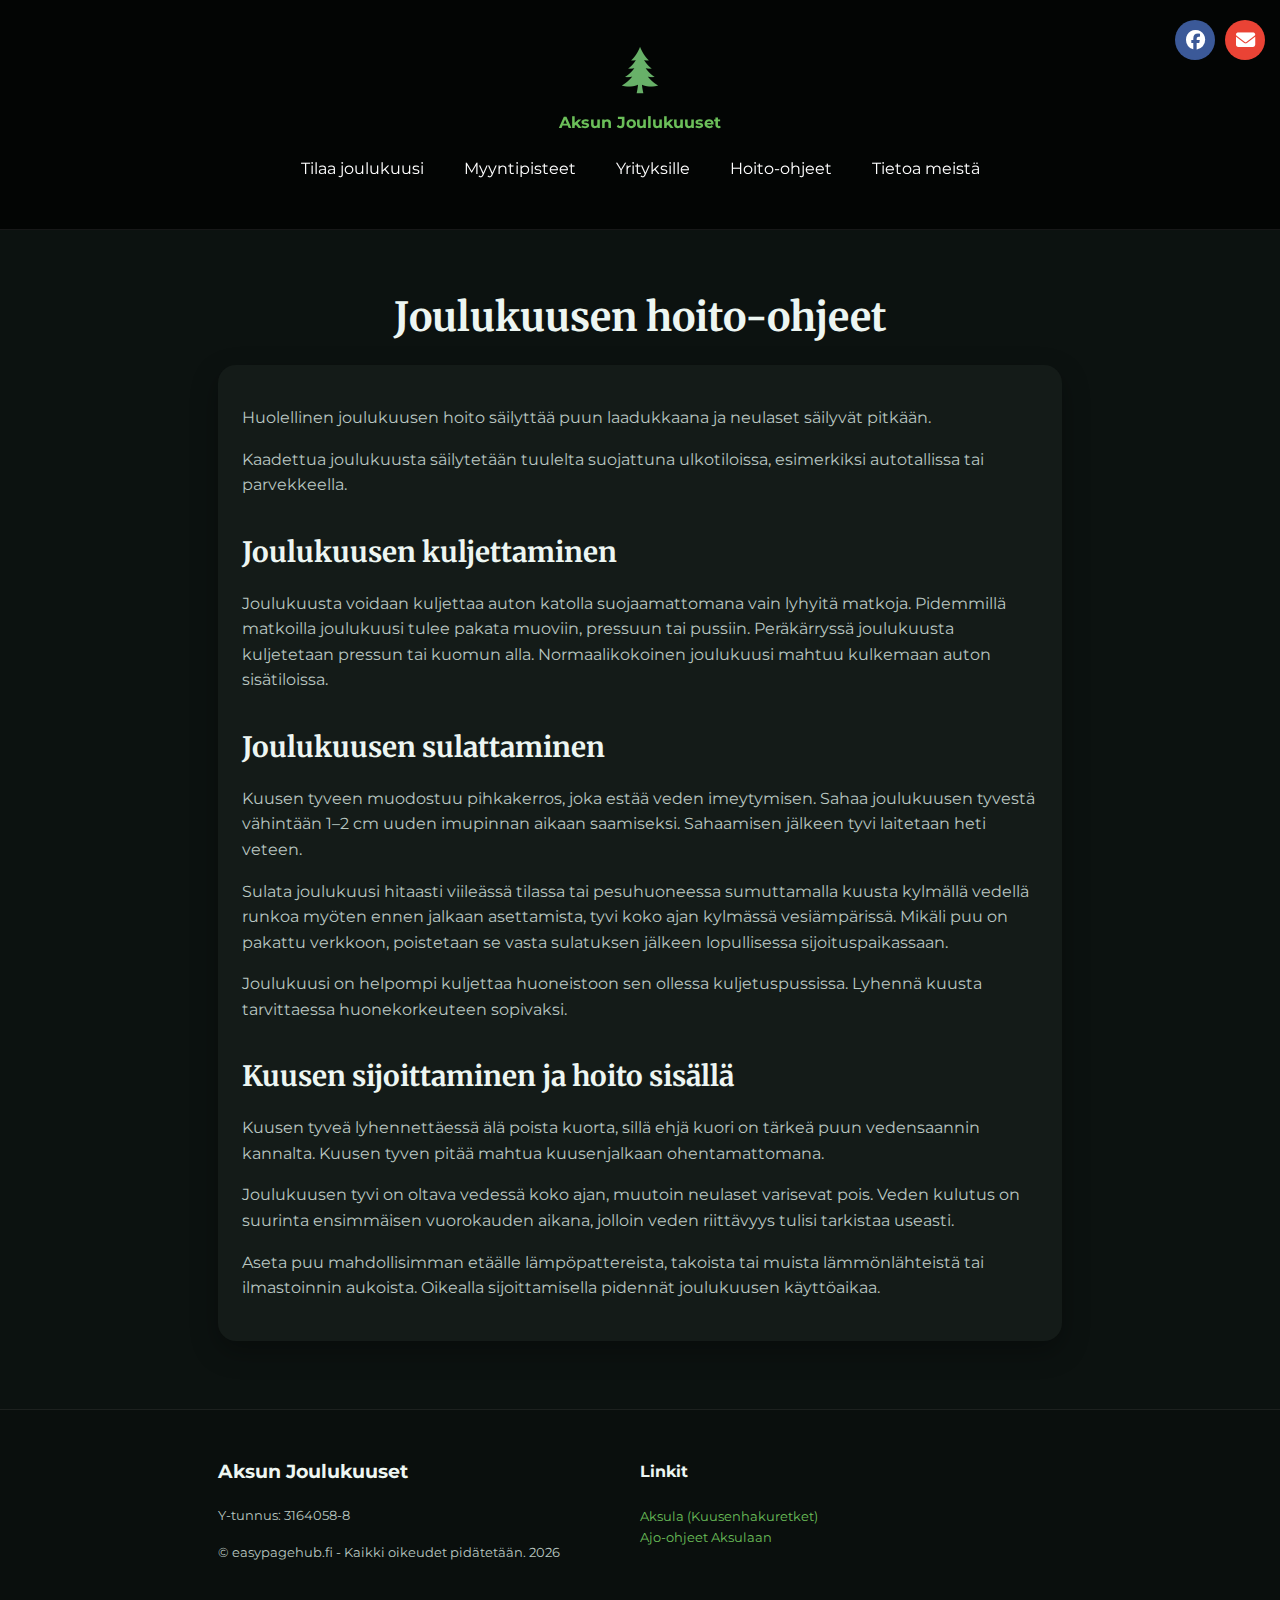
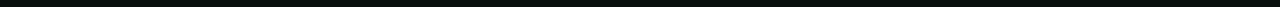
<file: aksu/hoito-ohjeet.html>
<!doctype html>
<html lang="fi">
<head>
  <meta charset="utf-8" />
  <meta name="viewport" content="width=device-width, initial-scale=1" />
  <title>Hoito-ohjeet</title>
  <meta name="description" content="Suomessa itse kasvatettuja joulukuusia toimitettuna" />
  <link href="https://fonts.googleapis.com/css2?family=Montserrat:wght@400;600;700&family=Merriweather:wght@300;700&display=swap" rel="stylesheet">
  <link rel="stylesheet" href="https://cdnjs.cloudflare.com/ajax/libs/font-awesome/6.4.0/css/all.min.css">
  <link rel="icon" type="image/png" href="logo.png">
  <style>
    :root{
      --bg:#0c1210;
      --surface:#141b18;
      --surface-2:#1a2520;
      --text:#edf6f2;
      --muted:#b9c7c1;
      --accent:#6bbf59;
      --accent-2:#a3d69a;
      --radius:18px;
      --shadow:0 10px 28px rgba(0,0,0,.3);
      --maxw:900px;
    }
    *{box-sizing:border-box}
    body{margin:0;font-family:Montserrat,sans-serif;background:var(--bg);color:var(--text);line-height:1.6}
    img{max-width:100%;display:block}
    a{color:var(--accent);text-decoration:none}
    a:hover{text-decoration:underline}
    .wrapper {
      max-width: var(--maxw);
      margin: auto;
      padding: clamp(16px,3vw,28px);
    }

    /* HEADER */
    header {
      position:sticky;
      top:0;
      z-index:40;
      background:rgba(0, 0, 0, 0.7);
      backdrop-filter:blur(1px);
      border-bottom:1px solid rgba(255,255,255,.08);
      text-align:center;
      padding:10px 0;
    }
    .nav-bar{display:flex;flex-direction:column;align-items:center;gap:10px;position:relative}
    .logo-area{display:flex;flex-direction:column;align-items:center;font-weight:700;gap:8px}
    .logo-img {width:64px;height:auto;border-radius:10%}
    .nav-links{display:flex;gap:12px;flex-wrap:wrap;justify-content:center}
    .nav-links a{padding:10px 14px;border-radius:999px;color:#fff}
    .nav-links a:hover{background:rgba(255,255,255,.06);color:var(--accent-2)}

    /* HAMPURILAINEN */
    .menu-toggle{
      display:none;
      position:absolute;
      top:16px;
      left:16px;
      padding:8px;
      border:1px solid rgba(255,255,255,.4);
      border-radius:12px;
      background:#fff;
      z-index:1400;
    }
    .menu-toggle span{
      display:block;
      width:24px;
      height:2px;
      background:#000;
      margin:5px 0;
    }

    @media (max-width:900px){
      .nav-links{display:none}
      .menu-toggle{display:block}
      .nav-links.open{
        display:flex;
        flex-direction:column;
        gap:6px;
        background:var(--surface);
        padding:14px;
        border-radius:16px;
        position:absolute;
        top:70px;
        left:16px;
        right:16px;
        z-index:1300;
      }
    }

    /* CONTENT */
    h1,h2{font-family:Merriweather,serif}
    h1{font-size:clamp(28px,5vw,40px);margin-bottom:16px;text-align:center}
    h2{font-size:clamp(20px,4vw,28px);margin-top:32px;margin-bottom:12px}
    p{margin-bottom:16px;color:var(--muted)}

    .box {
      background: var(--surface);
      border-radius: var(--radius);
      padding: 24px;
      box-shadow: var(--shadow);
    }

    /* FOOTER */
    footer{background:#0a0f0d;border-top:1px solid rgba(255,255,255,.08);margin-top:40px}
    .foot{display:grid;grid-template-columns:2fr 1fr 1fr;gap:20px}
    @media(max-width:900px){.foot{grid-template-columns:1fr}}
    .small{font-size:13px;color:var(--muted)}

    /* some ikonit */
    .social-banner {
        position: fixed;
        top: 20px;
        right: 15px;
        display: flex;
        flex-wrap: wrap;
        gap: 10px;
        z-index: 1000;
      }
      .social-banner a {
        text-decoration: none;
        display: inline-block;
        width: 40px;
        height: 40px;
        border-radius: 50%;
        line-height: 40px;
        font-size: 1.2em;
        text-align: center;
        color: white;
      }
      .fa-facebook { background: #3B5998; }
      .fa-whatsapp { background: #25D366; }
      .fa-envelope { background: #EA4335; }
      .fab:hover, .fas:hover { opacity: 0.7; }
  </style>
</head>
<body>
<!-- HEADER -->
<header>
  <div class="social-banner">
    <a href="https://www.facebook.com/Aksunjoulukuuset" target="_blank" class="fab fa-facebook"></a>
    <a href="mailto:info@aksunjoulukuuset.fi" target="_blank" class="fas fa-envelope"></a>
  </div>
  <div class="wrapper nav-bar">
    <div class="logo-area">
      <img src="logo.png" alt="Aksun Joulukuuset logo" class="logo-img">
      <a href="index.html">Aksun Joulukuuset</a>
    </div>
    <nav class="nav-links">
      <a href="aksunkuuset.html">Tilaa joulukuusi</a>
      <a href="myyntipisteet.html">Myyntipisteet</a>
      <a href="yrityksille.html">Yrityksille</a>
      <a href="hoito-ohjeet.html">Hoito-ohjeet</a>
      <a href="yrityksesta.html">Tietoa meistä</a>
    </nav>
    <!-- Hampurilainen -->
    <button class="menu-toggle" aria-label="Valikko">
      <span></span>
      <span></span>
      <span></span>
    </button>
  </div>
</header>

<!-- CONTENT -->
<main class="wrapper">
  <h1>Joulukuusen hoito-ohjeet</h1>
  <div class="box">
    <p>Huolellinen joulukuusen hoito säilyttää puun laadukkaana ja neulaset säilyvät pitkään.</p>
    <p>Kaadettua joulukuusta säilytetään tuulelta suojattuna ulkotiloissa, esimerkiksi autotallissa tai parvekkeella.</p>

    <h2>Joulukuusen kuljettaminen</h2>
    <p>Joulukuusta voidaan kuljettaa auton katolla suojaamattomana vain lyhyitä matkoja. Pidemmillä matkoilla joulukuusi tulee pakata muoviin, pressuun tai pussiin. Peräkärryssä joulukuusta kuljetetaan pressun tai kuomun alla. Normaalikokoinen joulukuusi mahtuu kulkemaan auton sisätiloissa.</p>

    <h2>Joulukuusen sulattaminen</h2>
    <p>Kuusen tyveen muodostuu pihkakerros, joka estää veden imeytymisen. Sahaa joulukuusen tyvestä vähintään 1–2 cm uuden imupinnan aikaan saamiseksi. Sahaamisen jälkeen tyvi laitetaan heti veteen.</p>
    <p>Sulata joulukuusi hitaasti viileässä tilassa tai pesuhuoneessa sumuttamalla kuusta kylmällä vedellä runkoa myöten ennen jalkaan asettamista, tyvi koko ajan kylmässä vesiämpärissä. Mikäli puu on pakattu verkkoon, poistetaan se vasta sulatuksen jälkeen lopullisessa sijoituspaikassaan.</p>
    <p>Joulukuusi on helpompi kuljettaa huoneistoon sen ollessa kuljetuspussissa. Lyhennä kuusta tarvittaessa huonekorkeuteen sopivaksi.</p>

    <h2>Kuusen sijoittaminen ja hoito sisällä</h2>
    <p>Kuusen tyveä lyhennettäessä älä poista kuorta, sillä ehjä kuori on tärkeä puun vedensaannin kannalta. Kuusen tyven pitää mahtua kuusenjalkaan ohentamattomana.</p>
    <p>Joulukuusen tyvi on oltava vedessä koko ajan, muutoin neulaset varisevat pois. Veden kulutus on suurinta ensimmäisen vuorokauden aikana, jolloin veden riittävyys tulisi tarkistaa useasti.</p>
    <p>Aseta puu mahdollisimman etäälle lämpöpattereista, takoista tai muista lämmönlähteistä tai ilmastoinnin aukoista. Oikealla sijoittamisella pidennät joulukuusen käyttöaikaa.</p>
  </div>
</main>

<!-- FOOTER -->
<footer>
  <div class="wrapper foot">
    <div>
      <h3>Aksun Joulukuuset</h3>
      <p class="small">Y-tunnus: 3164058-8</p>
      <p class="small">© easypagehub.fi - Kaikki oikeudet pidätetään. <span id="year"></span></p>
    </div>
    <div>
      <h4>Linkit</h4>
      <p class="small"><a href="https://www.aksula.fi/tietoa-meista/">Aksula (Kuusenhakuretket)</a><br><a href="https://www.aksula.fi/ajo-ohjeet/">Ajo-ohjeet Aksulaan</a></p>
    </div>
  </div>
</footer>

<script>
  // Päivitä footerin vuosi
  document.getElementById('year').textContent = new Date().getFullYear();

  // Hampurilaisvalikko
  const menuToggle = document.querySelector(".menu-toggle");
  const navLinks = document.querySelector(".nav-links");
  menuToggle.addEventListener("click", () => {
    navLinks.classList.toggle("open");
  });
</script>
</body>
</html>
</file>
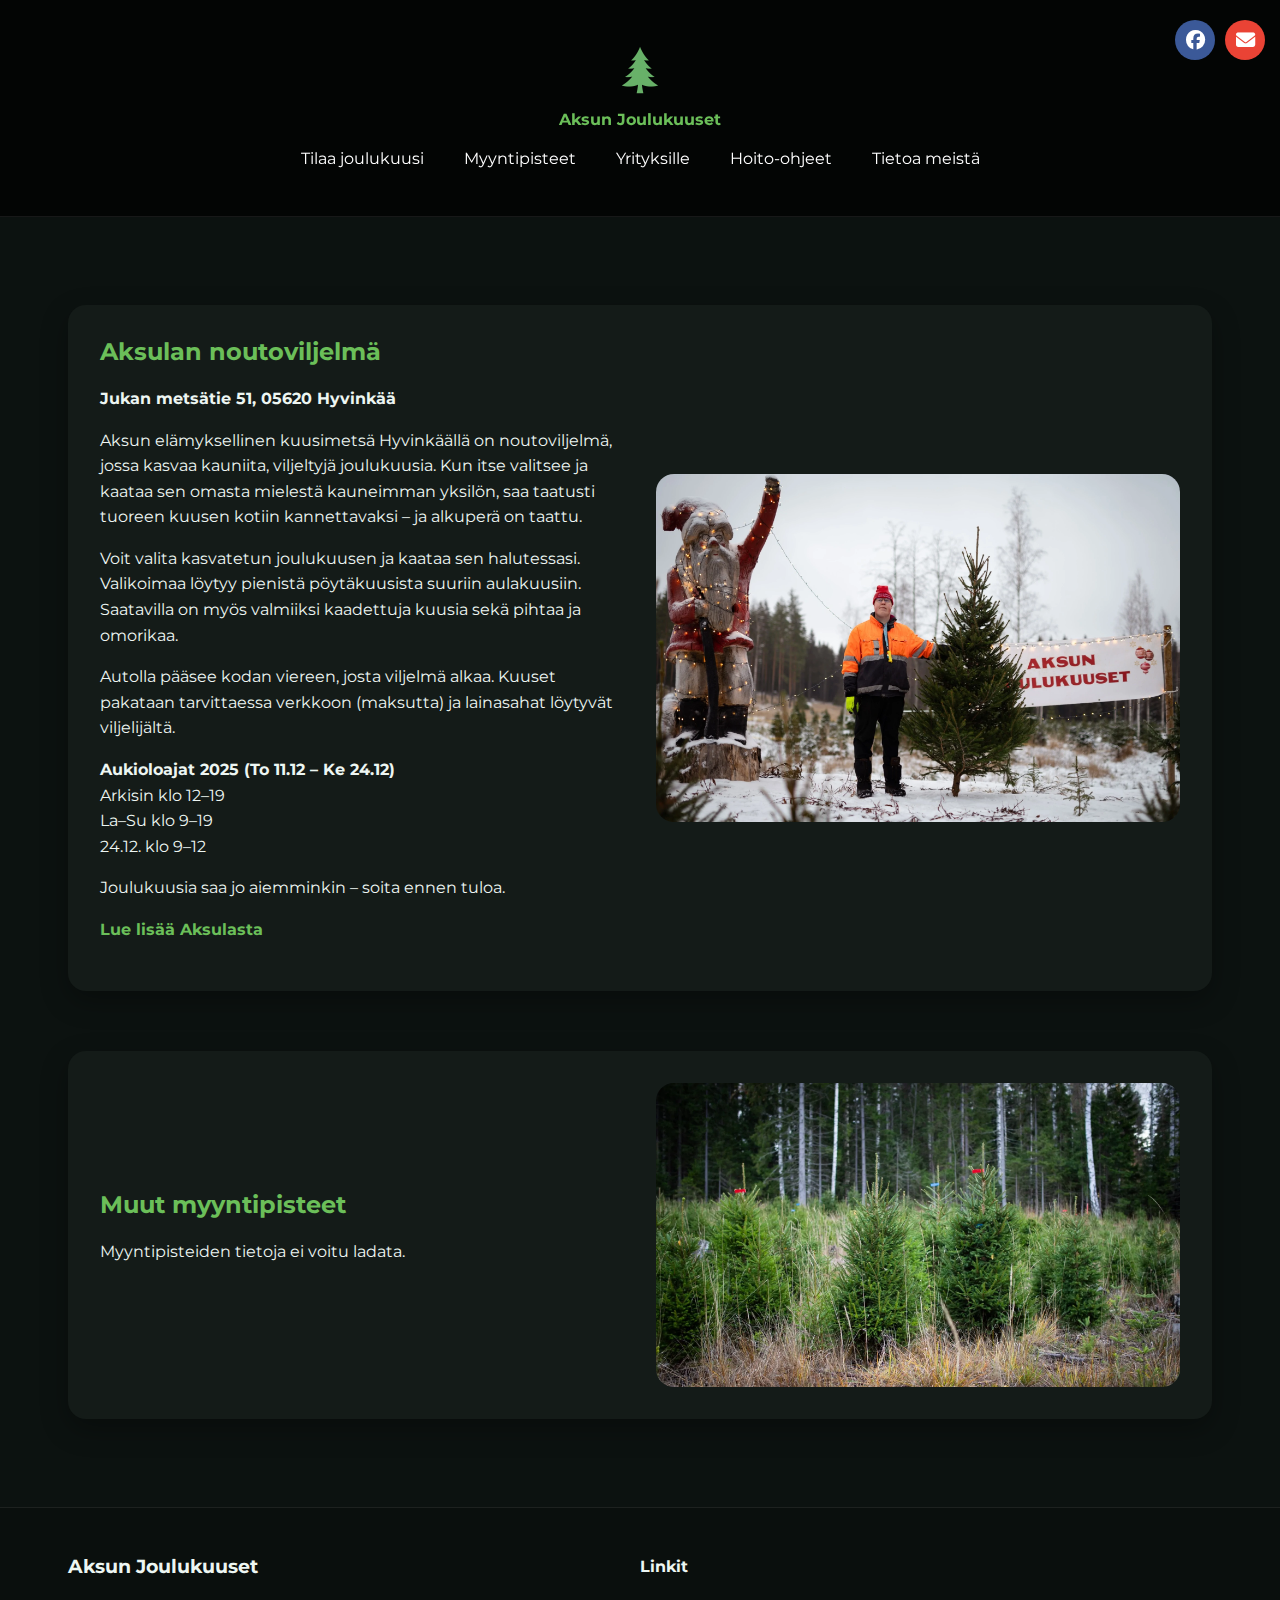
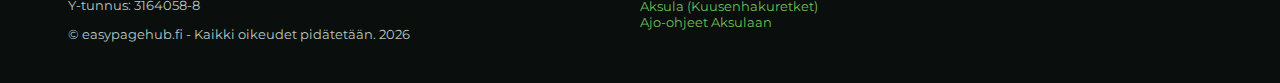
<file: aksu/myyntipisteet.html>
<!doctype html>
<html lang="fi">
<head>
  <meta charset="utf-8" />
  <meta name="viewport" content="width=device-width, initial-scale=1" />
  <title>Myyntipisteet</title>
  <meta name="description" content="Elämys joulukuusen hakuun – Aksulan noutoviljelmä Hyvinkäällä" />
  <link href="https://fonts.googleapis.com/css2?family=Montserrat:wght@400;600;700&family=Merriweather:wght@300;700&display=swap" rel="stylesheet">
  <link rel="stylesheet" href="https://cdnjs.cloudflare.com/ajax/libs/font-awesome/6.4.0/css/all.min.css">
  <link rel="icon" type="image/png" href="logo.png">
  <style>
    :root{
      --bg:#0c1210;
      --surface:#141b18;
      --surface-2:#1a2520;
      --text:#edf6f2;
      --muted:#b9c7c1;
      --accent:#6bbf59;
      --accent-2:#a3d69a;
      --radius:18px;
      --shadow:0 10px 28px rgba(0,0,0,.3);
      --maxw:1200px;
    }
    *{box-sizing:border-box}
    body{margin:0;font-family:Montserrat,sans-serif;background:var(--bg);color:var(--text)}
    img{max-width:100%;display:block;border-radius:var(--radius)}
    a{color:var(--accent);text-decoration:none}
    a:hover{text-decoration:underline}
    .wrapper {
      max-width: var(--maxw);
      margin: auto;
      padding: clamp(16px,3vw,28px);
    }

    section{margin:60px 0}
    .section-inner{
      display:grid;
      grid-template-columns:1fr 1fr;
      gap:32px;
      align-items:center;
      background:var(--surface);
      padding:32px;
      border-radius:var(--radius);
      box-shadow:var(--shadow);
    }
    .section-inner h2{margin-top:0;color:var(--accent)}
    .section-inner p{line-height:1.6;color:var(--text)}
    @media(max-width:900px){
      .section-inner{grid-template-columns:1fr}
    }

    /* HEADER */
    header {
      position:sticky;
      top:0;
      z-index:1200;
      background:rgba(0, 0, 0, 0.7);
      backdrop-filter:blur(1px);
      border-bottom:1px solid rgba(255,255,255,.08);
      text-align:center;
      padding:10px 0;
    }
    .nav-bar{
      display:flex;
      flex-direction:column;
      align-items:center;
      gap:10px;
    }
    .logo-area{
      display:flex;
      flex-direction:column;
      align-items:center;
      font-weight:700;
      gap:8px;
    }
    .logo-img {
      width: 64px;
      height: auto;
      border-radius: 10%;
    }
    .nav-links{
      display:flex;
      gap:12px;
      flex-wrap:wrap;
      justify-content:center;
    }
    .nav-links a{padding:10px 14px;border-radius:999px; color: #fff;}
    .nav-links a:hover{background:rgba(255,255,255,.06);color: var(--accent-2);}
    .menu-toggle{
      display:none;
      position:absolute;
      top:16px;
      left:16px;
      padding:8px;
      border:1px solid rgba(255,255,255,.4);
      border-radius:12px;
      background:#fff;
      z-index:1400;
    }
    .menu-toggle span{
      display:block;
      width:24px;
      height:2px;
      background:#000;
      margin:5px 0;
    }

    @media (max-width:900px){
      .nav-links{display:none}
      .menu-toggle{display:block}
      .nav-links.open{
        display:flex;
        flex-direction:column;
        gap:6px;
        background:var(--surface);
        padding:14px;
        border-radius:16px;
        position:absolute;
        top:70px;left:16px;right:16px;
        z-index:1300;
      }
    }

    /* FOOTER */
    footer{background:#0a0f0d;border-top:1px solid rgba(255,255,255,.08)}
    .foot{display:grid;grid-template-columns:2fr 1fr 1fr;gap:20px}
    @media(max-width:900px){.foot{grid-template-columns:1fr}}
    .small{font-size:13px;color:var(--muted)}

    /* some ikonit */
    .social-banner {
      position: fixed;
      top: 20px;
      right: 15px;
      display: flex;
      flex-wrap: wrap;
      gap: 10px;
      z-index: 1000;
    }
    .social-banner a {
      text-decoration: none;
      display: inline-block;
      width: 40px;
      height: 40px;
      border-radius: 50%;
      line-height: 40px;
      font-size: 1.2em;
      text-align: center;
      color: white;
    }
    .fa-facebook { background: #3B5998; }
    .fa-envelope { background: #EA4335; }
    .fab:hover, .fas:hover { opacity: 0.7; }
  </style>
</head>
<body>
<!-- HEADER -->
<header>
  <div class="social-banner">
    <a href="https://www.facebook.com/Aksunjoulukuuset" target="_blank" class="fab fa-facebook"></a>
    <a href="mailto:info@aksunjoulukuuset.fi" target="_blank" class="fas fa-envelope"></a>
  </div>
  <div class="wrapper nav-bar">
    <div class="logo-area">
      <img src="logo.png" alt="Aksun Joulukuuset logo" class="logo-img">
      <a href="index.html">Aksun Joulukuuset</a>
    </div>
    <nav class="nav-links">
      <a href="aksunkuuset.html">Tilaa joulukuusi</a>
      <a href="myyntipisteet.html">Myyntipisteet</a>
      <a href="yrityksille.html">Yrityksille</a>
      <a href="hoito-ohjeet.html">Hoito-ohjeet</a>
      <a href="yrityksesta.html">Tietoa meistä</a>
    </nav>
    <button class="menu-toggle" aria-label="Valikko">
      <span></span>
      <span></span>
      <span></span>
    </button>
  </div>
</header>

<!-- CONTENT -->
<main class="wrapper">
  <section>
    <div class="section-inner">
      <div>
        <h2>Aksulan noutoviljelmä</h2>
        <p><strong>Jukan metsätie 51, 05620 Hyvinkää</strong></p>
        <p>Aksun elämyksellinen kuusimetsä Hyvinkäällä on noutoviljelmä, jossa kasvaa kauniita, viljeltyjä joulukuusia. Kun itse valitsee ja kaataa sen omasta mielestä kauneimman yksilön, saa taatusti tuoreen kuusen kotiin kannettavaksi – ja alkuperä on taattu.</p>
        <p>Voit valita kasvatetun joulukuusen ja kaataa sen halutessasi. Valikoimaa löytyy pienistä pöytäkuusista suuriin aulakuusiin. Saatavilla on myös valmiiksi kaadettuja kuusia sekä pihtaa ja omorikaa.</p>
        <p>Autolla pääsee kodan viereen, josta viljelmä alkaa. Kuuset pakataan tarvittaessa verkkoon (maksutta) ja lainasahat löytyvät viljelijältä.</p>
        <p><strong>Aukioloajat 2025 (To 11.12 – Ke 24.12)</strong><br>
        Arkisin klo 12–19<br>
        La–Su klo 9–19<br>
        24.12. klo 9–12</p>
        <p>Joulukuusia saa jo aiemminkin – soita ennen tuloa.</p>
        <p><a href="https://www.aksula.fi/" target="_blank"><strong>Lue lisää Aksulasta</strong></a></p>
      </div>
      <div>
        <img src="10.webp" alt="Aksulan noutoviljelmä kuusimetsä">
      </div>
    </div>
  </section>

<section>
  <div class="section-inner">
    <div id="myyntipisteet-container">
      <h2>Muut myyntipisteet</h2>
      <div id="myyntipisteet-list"></div>
    </div>
    <div>
      <img src="8.webp" alt="Joulukuusen myyntipiste">
    </div>
  </div>
</section>
</main>

<!-- FOOTER -->
<footer>
  <div class="wrapper foot">
    <div>
      <h3>Aksun Joulukuuset</h3>
      <p class="small">Y-tunnus: 3164058-8</p>
      <p class="small">© easypagehub.fi - Kaikki oikeudet pidätetään. <span id="year"></span></p>
    </div>
    <div>
      <h4>Linkit</h4>
      <p class="small"><a href="https://www.aksula.fi/tietoa-meista/">Aksula (Kuusenhakuretket)</a><br><a href="https://www.aksula.fi/ajo-ohjeet/">Ajo-ohjeet Aksulaan</a></p>
    </div>
  </div>
</footer>

<script>
document.getElementById('year').textContent = new Date().getFullYear();
</script>
<script>
  const menuToggle = document.querySelector(".menu-toggle");
  const navLinks = document.querySelector(".nav-links");

  menuToggle.addEventListener("click", () => {
    navLinks.classList.toggle("open");
  });
</script>
<script>
fetch("https://raw.githubusercontent.com/easypagehub-test-web/aksu-test/refs/heads/main/myyntipisteet.json")
  .then(res => {
    if (!res.ok) throw new Error("HTTP virhe " + res.status);
    return res.json();
  })
  .then(data => {
    const list = document.getElementById("myyntipisteet-list");
    data.forEach(piste => {
      const el = document.createElement("p");
      el.innerHTML = `<strong>${piste.nimi}</strong><br>${piste.osoite}<br>${piste.aukiolo}`;
      list.appendChild(el);
    });
  })
  .catch(err => {
    console.error("Virhe ladattaessa myyntipisteitä:", err);
    document.getElementById("myyntipisteet-list").innerHTML = "<p>Myyntipisteiden tietoja ei voitu ladata.</p>";
  });
</script>
</body>
</html>
</file>
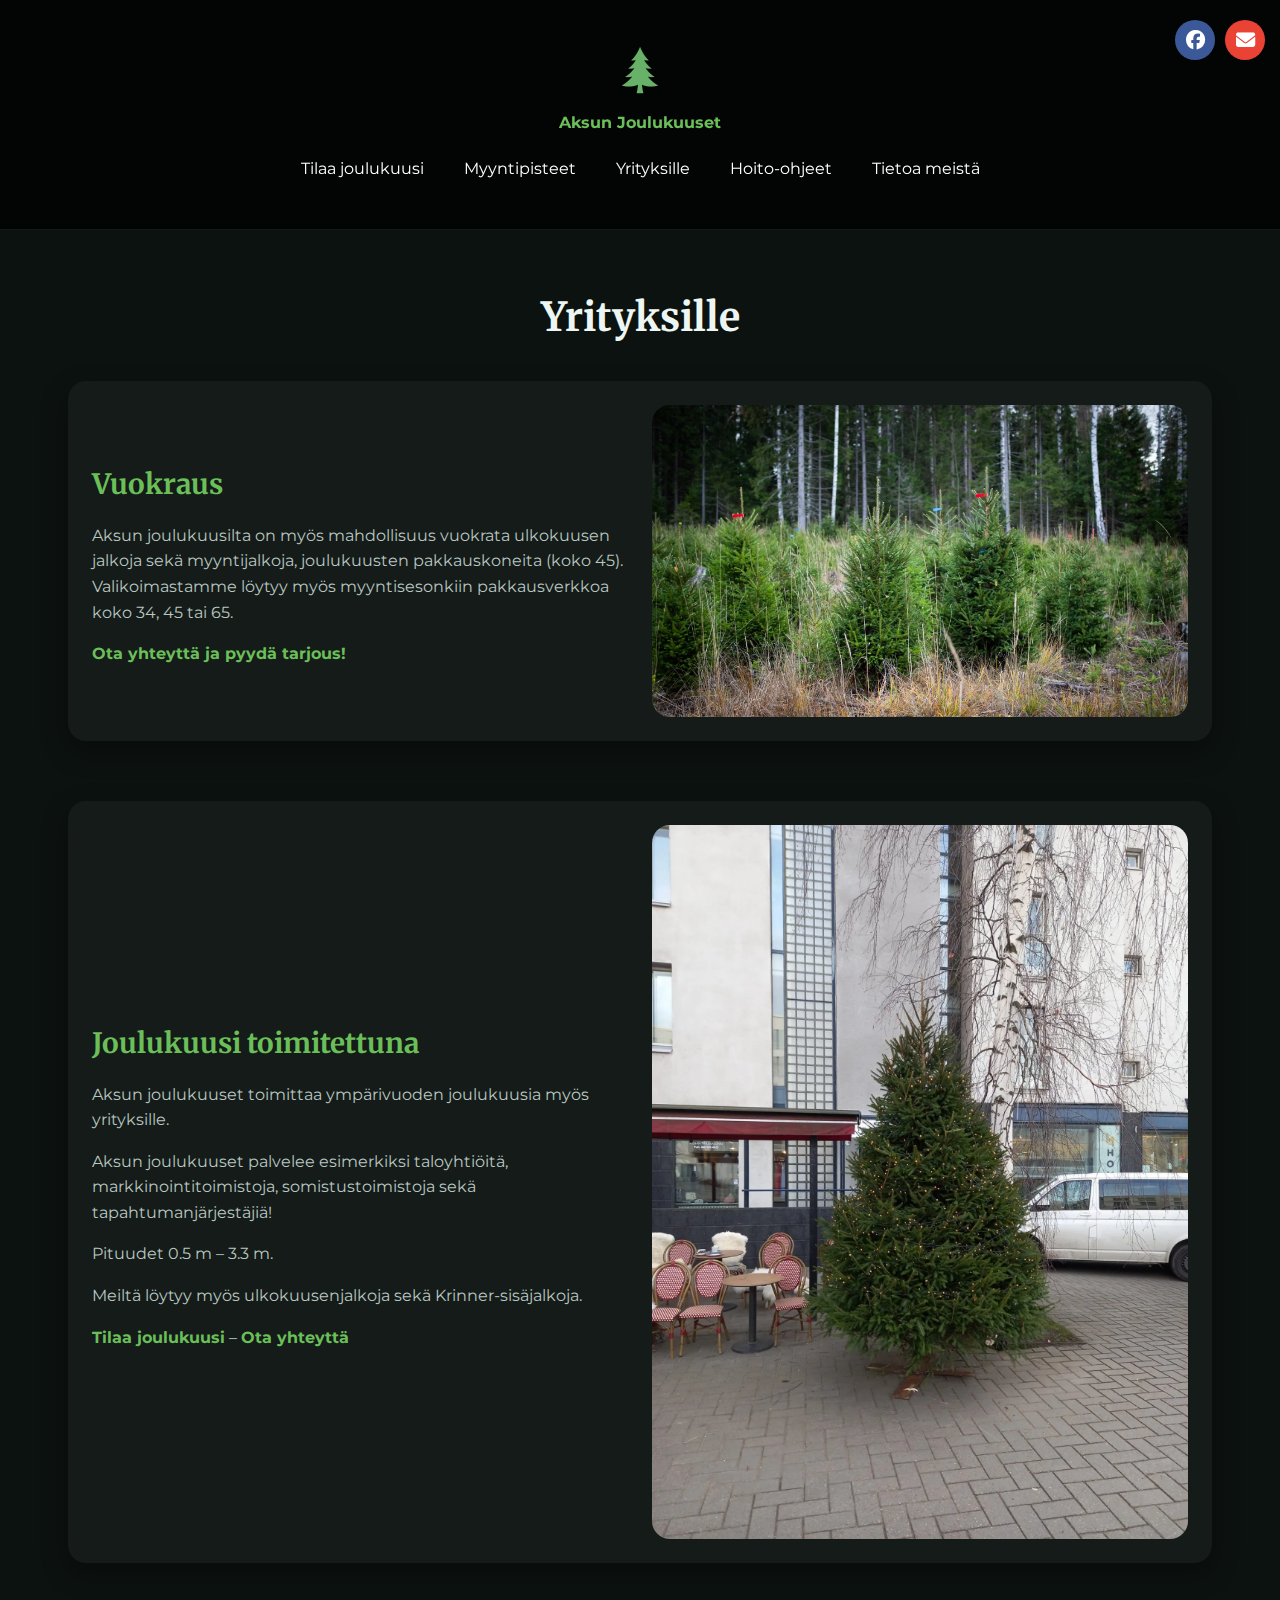
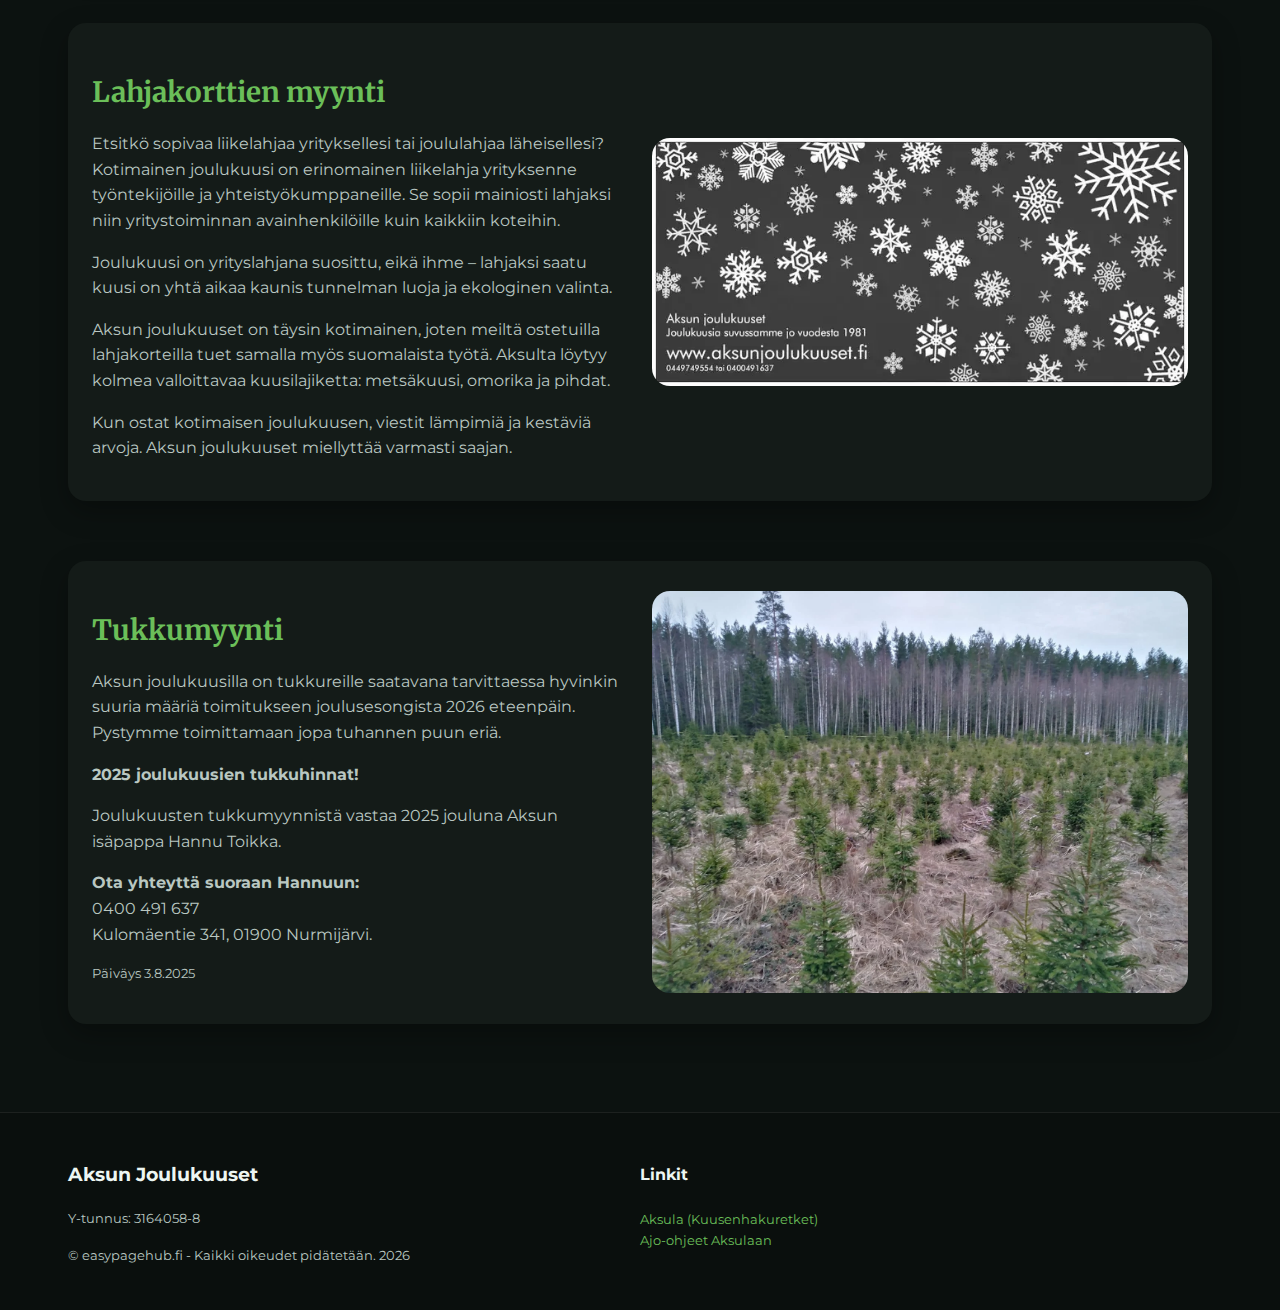
<file: aksu/yrityksille.html>
<!doctype html>
<html lang="fi">
<head>
  <meta charset="utf-8" />
  <meta name="viewport" content="width=device-width, initial-scale=1" />
  <title>Yrityksille</title>
  <meta name="description" content="Suomessa itse kasvatettuja joulukuusia toimitettuna" />
  <link href="https://fonts.googleapis.com/css2?family=Montserrat:wght@400;600;700&family=Merriweather:wght@300;700&display=swap" rel="stylesheet">
  <link rel="stylesheet" href="https://cdnjs.cloudflare.com/ajax/libs/font-awesome/6.4.0/css/all.min.css">
  <link rel="icon" type="image/png" href="logo.png">
  <style>
    :root{
      --bg:#0c1210;
      --surface:#141b18;
      --surface-2:#1a2520;
      --text:#edf6f2;
      --muted:#b9c7c1;
      --accent:#6bbf59;
      --accent-2:#a3d69a;
      --radius:18px;
      --shadow:0 10px 28px rgba(0,0,0,.3);
      --maxw:1200px;
    }
    *{box-sizing:border-box}
    body{margin:0;font-family:Montserrat,sans-serif;background:var(--bg);color:var(--text);line-height:1.6}
    img{max-width:100%;display:block;border-radius:var(--radius)}
    a{color:var(--accent);text-decoration:none}
    a:hover{text-decoration:underline}
    .wrapper {
      max-width: var(--maxw);
      margin: auto;
      padding: clamp(16px,3vw,28px);
    }

    /* HEADER */
    header {
      position:sticky;
      top:0;
      z-index:40;
      background:rgba(0, 0, 0, 0.7);
      backdrop-filter:blur(1px);
      border-bottom:1px solid rgba(255,255,255,.08);
      text-align:center;
      padding:10px 0;
    }
    .nav-bar{display:flex;flex-direction:column;align-items:center;gap:10px;position:relative}
    .logo-area{display:flex;flex-direction:column;align-items:center;font-weight:700;gap:8px}
    .logo-img {width:64px;height:auto;border-radius:10%}
    .nav-links{display:flex;gap:12px;flex-wrap:wrap;justify-content:center}
    .nav-links a{padding:10px 14px;border-radius:999px;color:#fff}
    .nav-links a:hover{background:rgba(255,255,255,.06);color:var(--accent-2)}

    /* Hampurilainen */
    .menu-toggle{
      display:none;
      position:absolute;
      top:16px;
      left:16px;
      padding:8px;
      border:1px solid rgba(255,255,255,.4);
      border-radius:12px;
      background:#fff;
      z-index:1400;
    }
    .menu-toggle span{
      display:block;
      width:24px;
      height:2px;
      background:#000;
      margin:5px 0;
    }

    @media (max-width:900px){
      .nav-links{display:none}
      .nav-links.open{
        display:flex;
        flex-direction:column;
        gap:6px;
        background:var(--surface);
        padding:14px;
        border-radius:16px;
        position:absolute;
        top:70px;left:16px;right:16px;
        z-index:1300;
      }
      .menu-toggle{display:block}
    }

    /* CONTENT */
    h1,h2{font-family:Merriweather,serif}
    h1{font-size:clamp(28px,5vw,40px);margin-bottom:32px;text-align:center}
    h2{font-size:clamp(20px,4vw,28px);margin-bottom:12px;color:var(--accent)}

    section{margin-bottom:60px}
    .content-box{
      background:var(--surface);
      border-radius:var(--radius);
      padding:24px;
      box-shadow:var(--shadow);
      display:grid;
      grid-template-columns:1fr 1fr;
      gap:24px;
      align-items:center;
    }
    .content-box img{width:100%;height:auto;object-fit:cover}
    @media(max-width:900px){
      .content-box{grid-template-columns:1fr}
    }
    p{margin-bottom:16px;color:var(--muted)}

    /* FOOTER */
    footer{background:#0a0f0d;border-top:1px solid rgba(255,255,255,.08)}
    .foot{display:grid;grid-template-columns:2fr 1fr 1fr;gap:20px}
    @media(max-width:900px){.foot{grid-template-columns:1fr}}
    .small{font-size:13px;color:var(--muted)}

    /* some ikonit */
    .social-banner {
        position: fixed;
        top: 20px;
        right: 15px;
        display: flex;
        flex-wrap: wrap;
        gap: 10px;
        z-index: 1000;
      }
      .social-banner a {
        text-decoration: none;
        display: inline-block;
        width: 40px;
        height: 40px;
        border-radius: 50%;
        line-height: 40px;
        font-size: 1.2em;
        text-align: center;
        color: white;
      }
      .fa-facebook { background: #3B5998; }
      .fa-whatsapp { background: #25D366; }
      .fa-envelope { background: #EA4335; }
      .fab:hover, .fas:hover { opacity: 0.7; }
  </style>
</head>
<body>
<!-- HEADER -->
<header>
  <div class="social-banner">
    <a href="https://www.facebook.com/Aksunjoulukuuset" target="_blank" class="fab fa-facebook"></a>
    <a href="mailto:info@aksunjoulukuuset.fi" target="_blank" class="fas fa-envelope"></a>
  </div>
  <div class="wrapper nav-bar">
    <div class="logo-area">
      <img src="logo.png" alt="Aksun Joulukuuset logo" class="logo-img">
      <a href="index.html">Aksun Joulukuuset</a>
    </div>
    <nav class="nav-links">
      <a href="aksunkuuset.html">Tilaa joulukuusi</a>
      <a href="myyntipisteet.html">Myyntipisteet</a>
      <a href="yrityksille.html">Yrityksille</a>
      <a href="hoito-ohjeet.html">Hoito-ohjeet</a>
      <a href="yrityksesta.html">Tietoa meistä</a>
    </nav>
    <!-- Hampurilainen -->
    <button class="menu-toggle" aria-label="Valikko">
      <span></span>
      <span></span>
      <span></span>
    </button>
  </div>
</header>

<!-- CONTENT -->
<main class="wrapper">
  <h1>Yrityksille</h1>

  <section>
    <div class="content-box">
      <div>
        <h2>Vuokraus</h2>
        <p>Aksun joulukuusilta on myös mahdollisuus vuokrata ulkokuusen jalkoja sekä myyntijalkoja, joulukuusten pakkauskoneita (koko 45). Valikoimastamme löytyy myös myyntisesonkiin pakkausverkkoa koko 34, 45 tai 65.</p>
        <p><a href="mailto:info@aksunjoulukuuset.fi"><strong>Ota yhteyttä ja pyydä tarjous!</strong></a></p>
      </div>
      <img src="8.webp" alt="Vuokrauskalusto" />
    </div>
  </section>

  <section>
    <div class="content-box">
      <div>
        <h2>Joulukuusi toimitettuna</h2>
        <p>Aksun joulukuuset toimittaa ympärivuoden joulukuusia myös yrityksille.</p>
        <p>Aksun joulukuuset palvelee esimerkiksi taloyhtiöitä, markkinointitoimistoja, somistustoimistoja sekä tapahtumanjärjestäjiä!</p>
        <p>Pituudet 0.5 m – 3.3 m.</p>
        <p>Meiltä löytyy myös ulkokuusenjalkoja sekä Krinner-sisäjalkoja.</p>
        <p><a href="aksunkuuset.html"><strong>Tilaa joulukuusi</strong></a> – <a href="mailto:info@aksunjoulukuuset.fi"><strong>Ota yhteyttä</strong></a></p>
      </div>
      <img src="4.webp" alt="Joulukuusen toimitus" />
    </div>
  </section>

  <section>
    <div class="content-box">
      <div>
        <h2>Lahjakorttien myynti</h2>
        <p>Etsitkö sopivaa liikelahjaa yrityksellesi tai joululahjaa läheisellesi? Kotimainen joulukuusi on erinomainen liikelahja yrityksenne työntekijöille ja yhteistyökumppaneille. Se sopii mainiosti lahjaksi niin yritystoiminnan avainhenkilöille kuin kaikkiin koteihin.</p>
        <p>Joulukuusi on yrityslahjana suosittu, eikä ihme – lahjaksi saatu kuusi on yhtä aikaa kaunis tunnelman luoja ja ekologinen valinta.</p>
        <p>Aksun joulukuuset on täysin kotimainen, joten meiltä ostetuilla lahjakorteilla tuet samalla myös suomalaista työtä. Aksulta löytyy kolmea valloittavaa kuusilajiketta: metsäkuusi, omorika ja pihdat.</p>
        <p>Kun ostat kotimaisen joulukuusen, viestit lämpimiä ja kestäviä arvoja. Aksun joulukuuset miellyttää varmasti saajan.</p>
      </div>
      <img src="lahjakortit.png" alt="Lahjakortti joulukuuselle" />
    </div>
  </section>

  <section>
    <div class="content-box">
      <div>
        <h2>Tukkumyynti</h2>
        <p>Aksun joulukuusilla on tukkureille saatavana tarvittaessa hyvinkin suuria määriä toimitukseen joulusesongista 2026 eteenpäin. Pystymme toimittamaan jopa tuhannen puun eriä.</p>
        <p><strong>2025 joulukuusien tukkuhinnat!</strong></p>
        <p>Joulukuusten tukkumyynnistä vastaa 2025 jouluna Aksun isäpappa Hannu Toikka.</p>
        <p><strong>Ota yhteyttä suoraan Hannuun:</strong><br>
          0400 491 637<br>
          Kulomäentie 341, 01900 Nurmijärvi.</p>
        <p class="small">Päiväys 3.8.2025</p>
      </div>
      <img src="3.webp" alt="Joulukuusien tukkumyynti" />
    </div>
  </section>
</main>

<!-- FOOTER -->
<footer>
  <div class="wrapper foot">
    <div>
      <h3>Aksun Joulukuuset</h3>
      <p class="small">Y-tunnus: 3164058-8</p>
      <p class="small">© easypagehub.fi - Kaikki oikeudet pidätetään. <span id="year"></span></p>
    </div>
    <div>
      <h4>Linkit</h4>
      <p class="small"><a href="https://www.aksula.fi/tietoa-meista/">Aksula (Kuusenhakuretket)</a><br><a href="https://www.aksula.fi/ajo-ohjeet/">Ajo-ohjeet Aksulaan</a></p>
    </div>
  </div>
</footer>

<script>
  // Päivitä footerin vuosi
  document.getElementById('year').textContent = new Date().getFullYear();

  // Hampurilainen
  const menuToggle = document.querySelector(".menu-toggle");
  const navLinks = document.querySelector(".nav-links");
  menuToggle.addEventListener("click", () => {
    navLinks.classList.toggle("open");
  });
</script>
</body>
</html>
</file>
